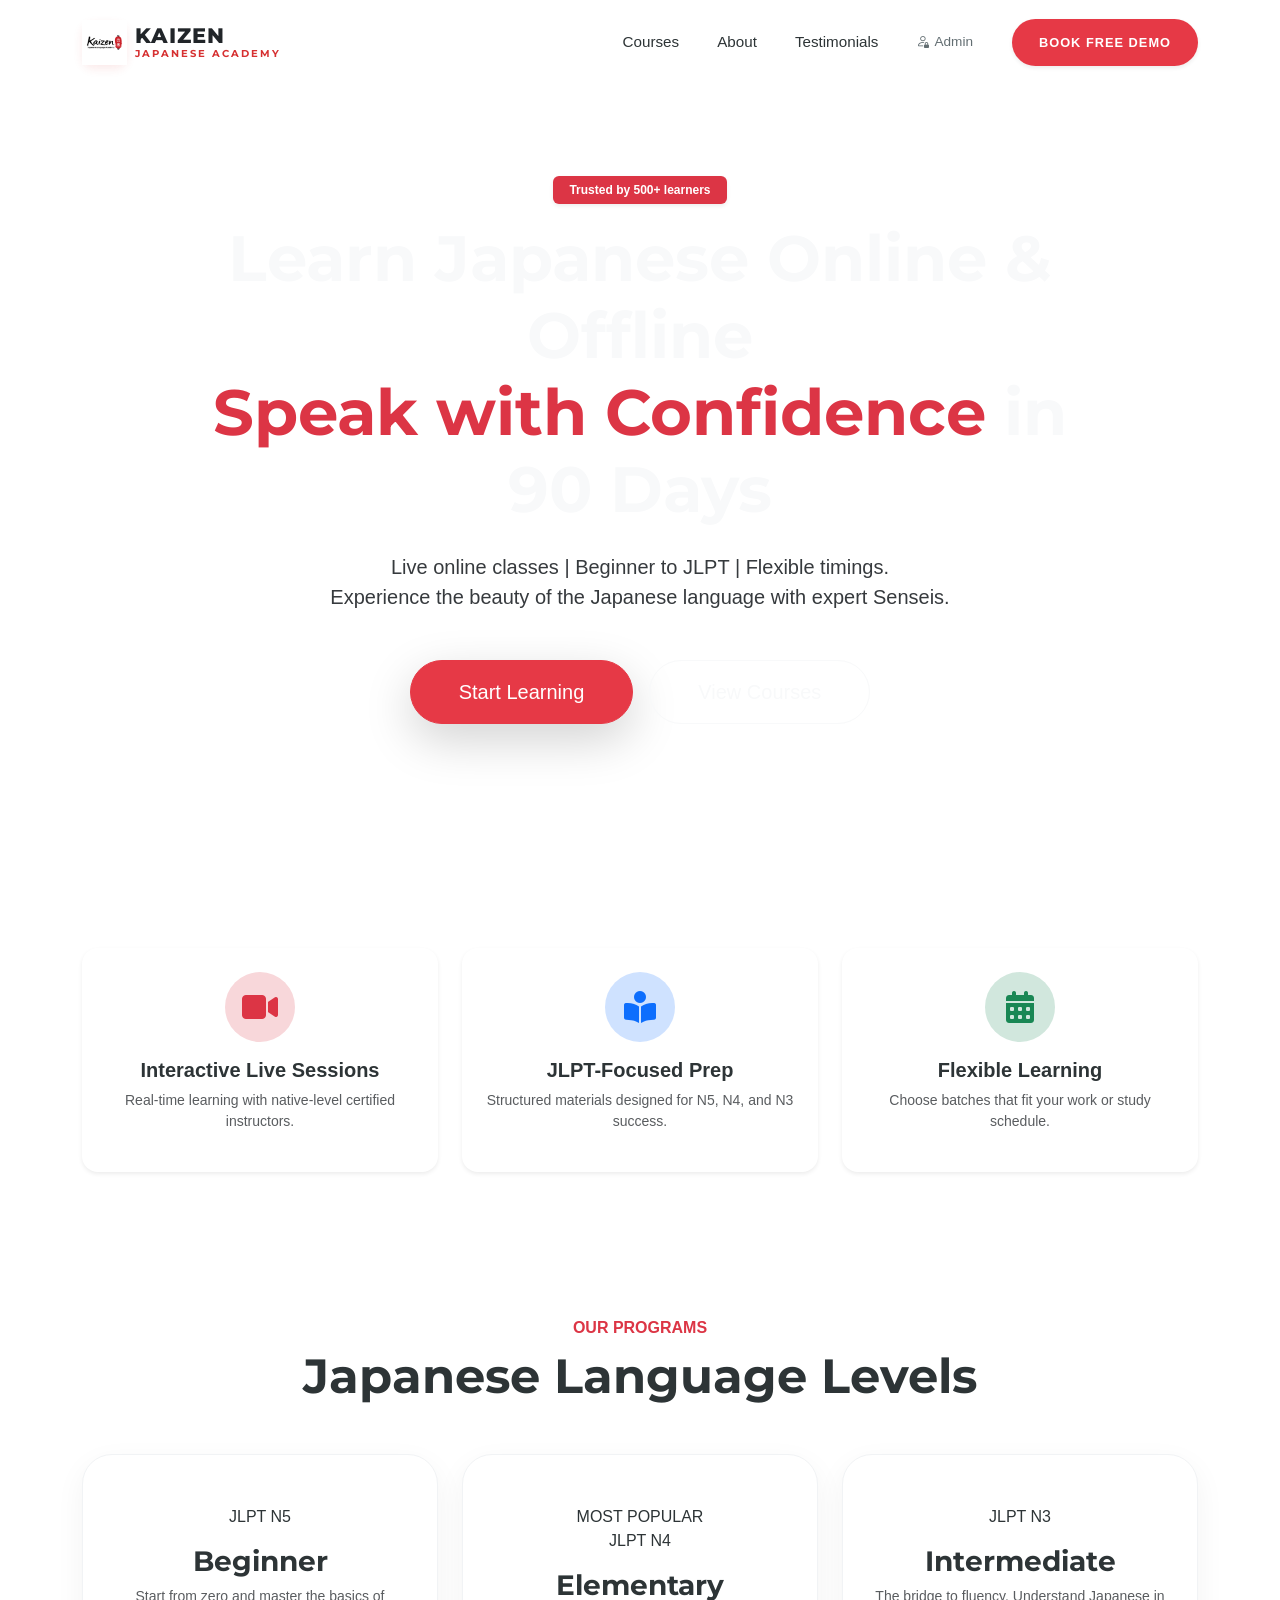
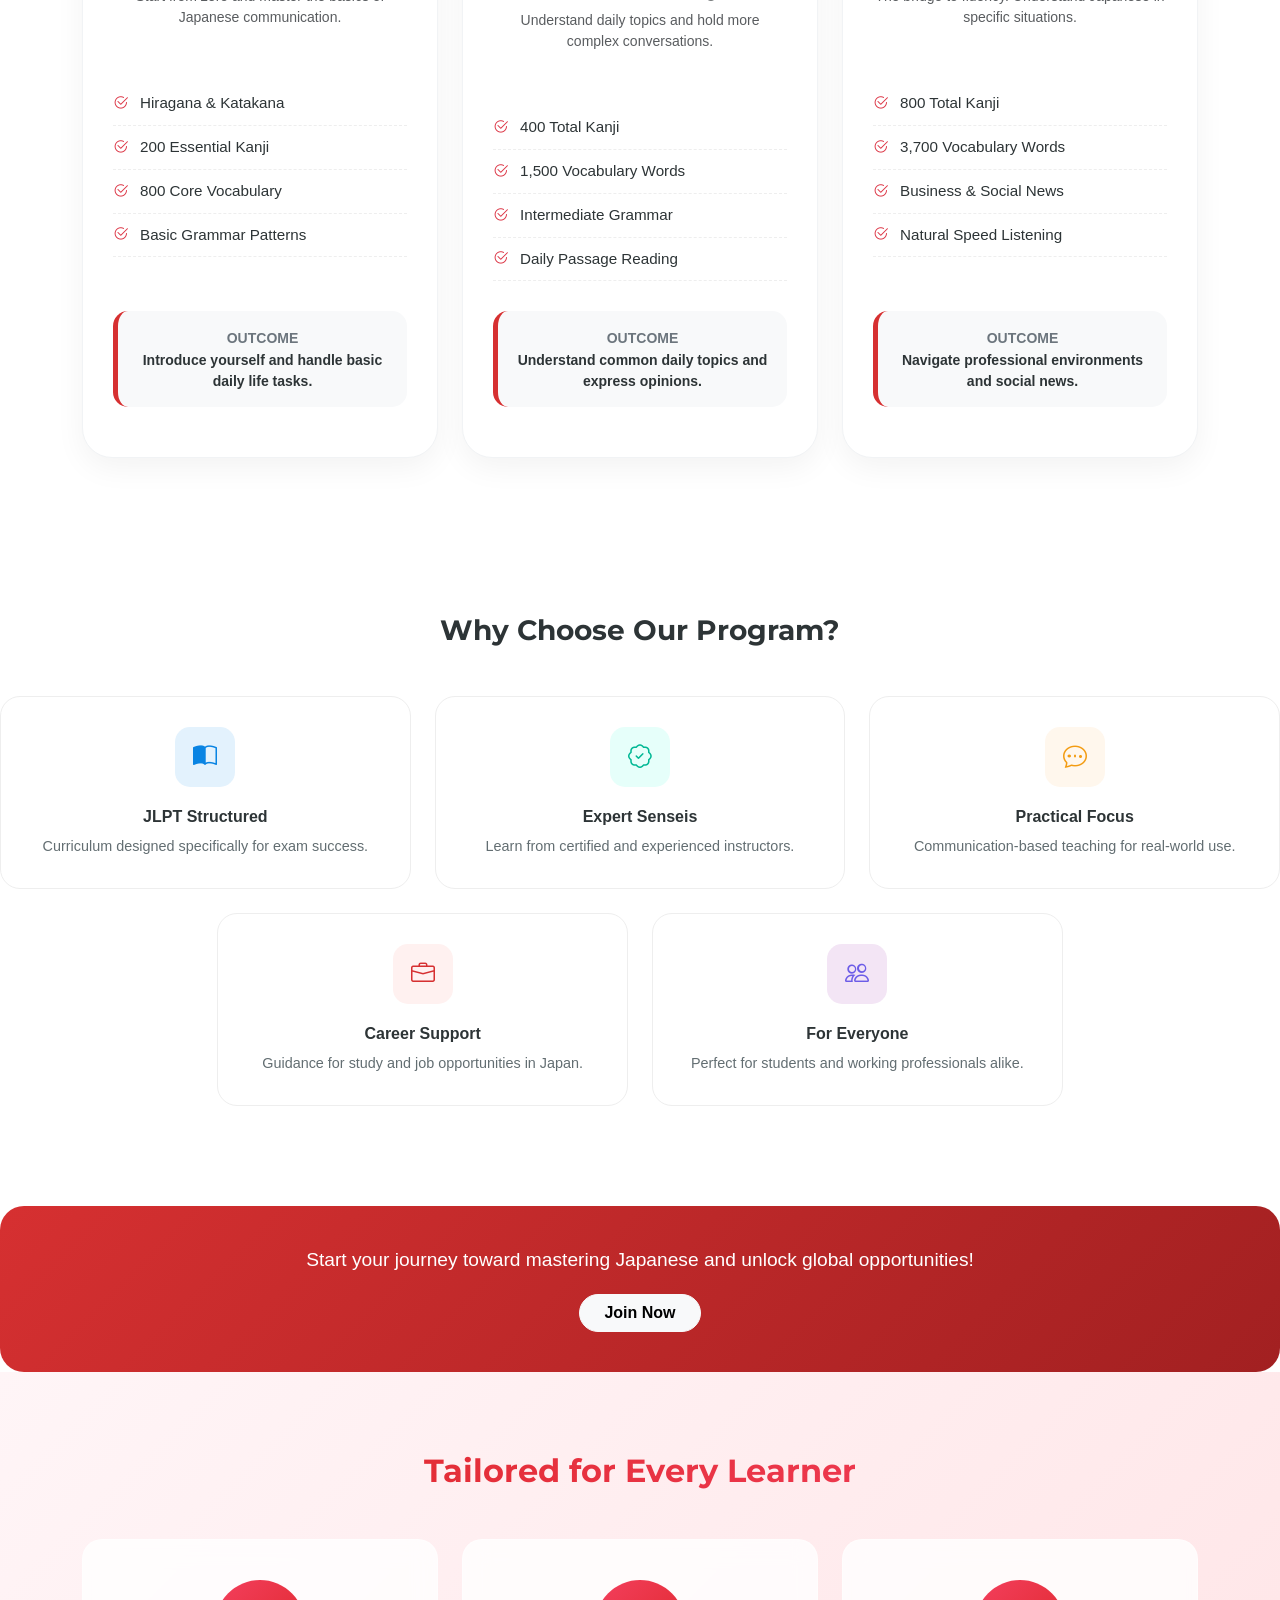
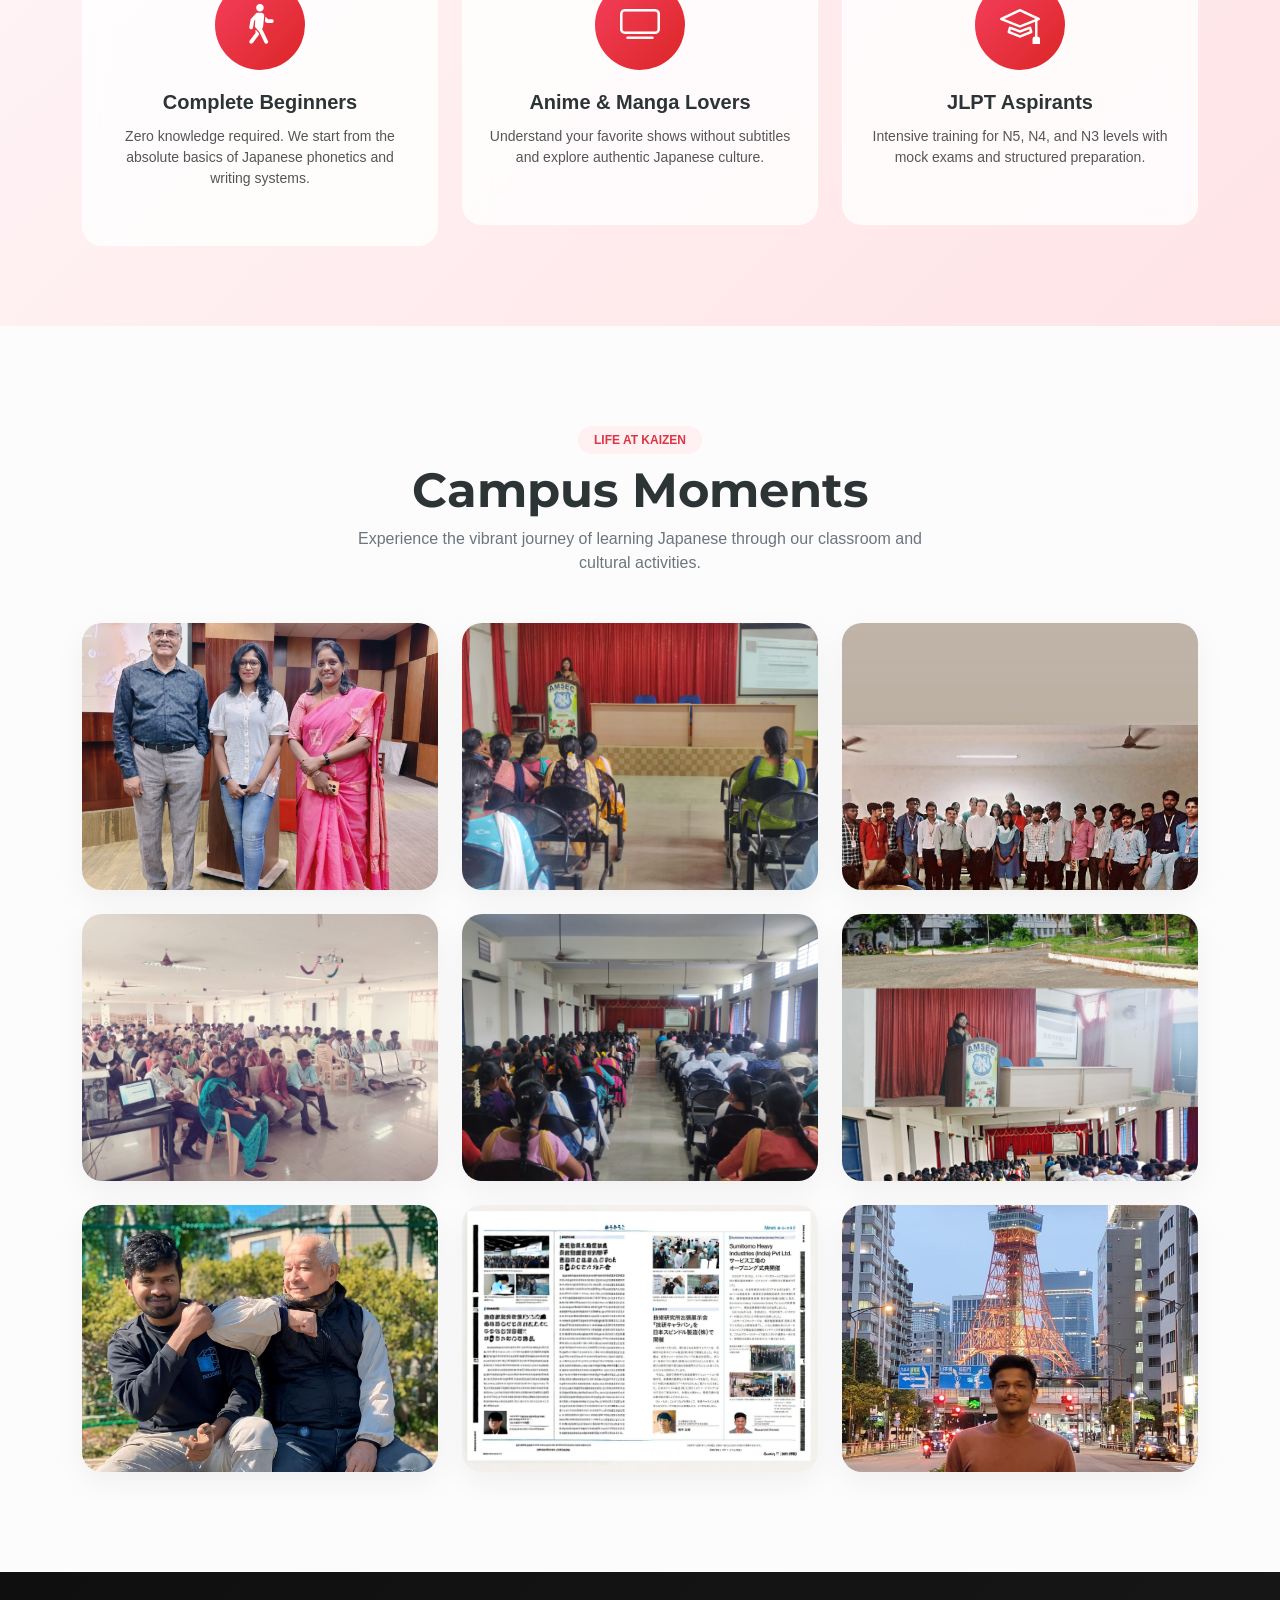
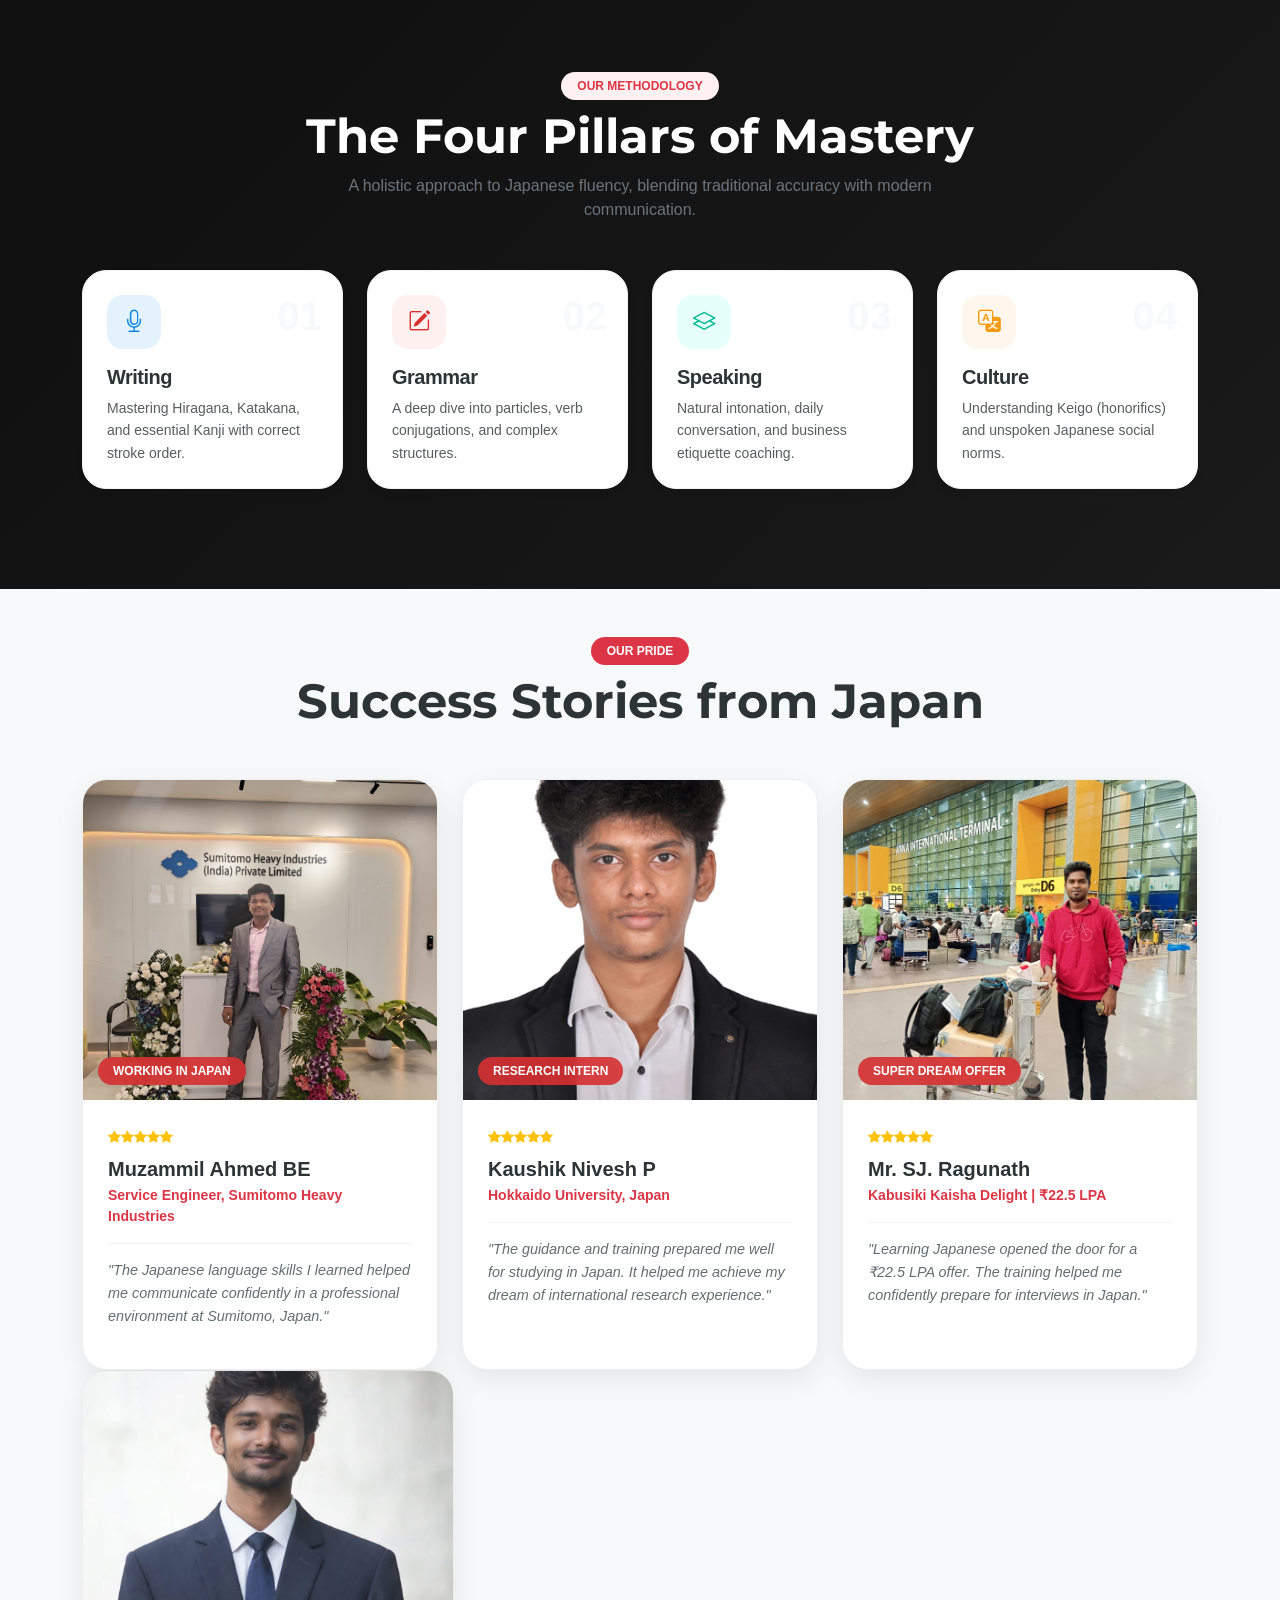
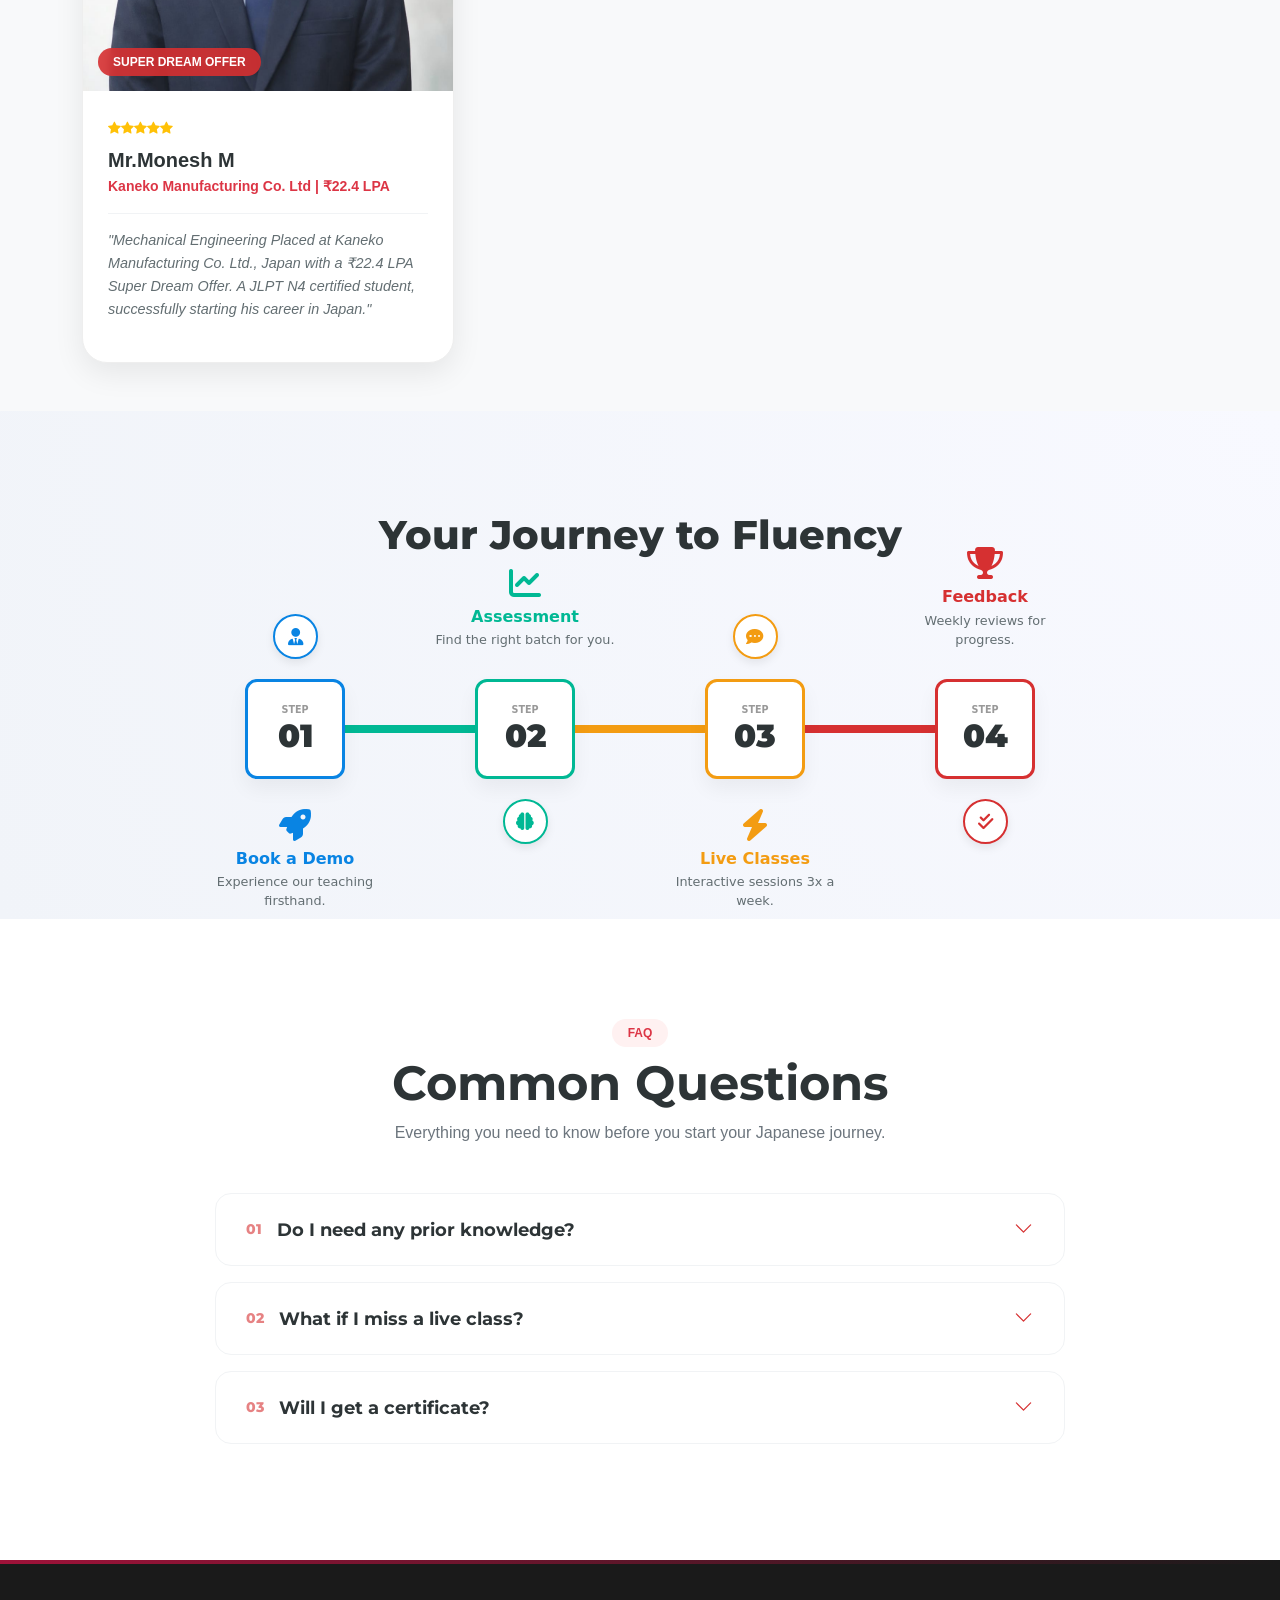
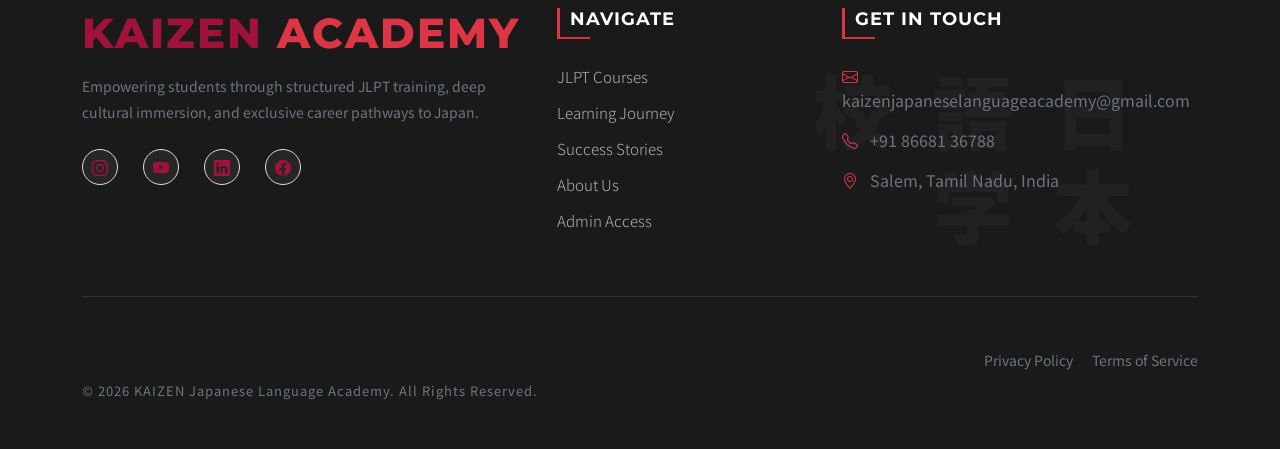
<file: index.html>
<!DOCTYPE html>
<html lang="en">
<head>
    <meta charset="UTF-8">
    <meta name="viewport" content="width=device-width, initial-scale=1.0">
    <title>Kaizen japanese language Academy| Master Japanese Online</title>
    <link rel="shortcut icon" href="IMG/icon1.jpeg" type="image/x-icon">
    <link href="https://cdn.jsdelivr.net/npm/bootstrap@5.3.0/dist/css/bootstrap.min.css" rel="stylesheet">
    <link href="https://fonts.googleapis.com/css2?family=Montserrat:wght@400;700&family=Noto+Sans+JP:wght@300;500;700&display=swap" rel="stylesheet">
    <link rel="stylesheet" href="https://cdn.jsdelivr.net/npm/bootstrap-icons@1.11.1/font/bootstrap-icons.css">
    <link rel="stylesheet" href="css/style.css">
    <link rel="stylesheet" href="https://cdnjs.cloudflare.com/ajax/libs/font-awesome/6.5.0/css/all.min.css">
</head>
<body>

    <nav class="navbar navbar-expand-lg navbar-light bg-white sticky-top custom-navbar">
    <div class="container">
        <a class="navbar-brand d-flex align-items-center" href="index.html">
            <div class="logo-circle me-2"><img src="IMG/icon1.jpeg" alt="Kaizen Logo" class="nav-logo-img"></div>
            <div class="brand-text">
                <span class="fw-800 text-dark mb-0">KAIZEN</span>
                <span class="academy-tag">JAPANESE ACADEMY</span>
            </div>
        </a>

        <button class="navbar-toggler border-0" type="button" data-bs-toggle="collapse" data-bs-target="#navbarNav">
            <span class="navbar-toggler-icon"></span>
        </button>

        <div class="collapse navbar-collapse" id="navbarNav">
            <ul class="navbar-nav ms-auto align-items-center gap-2">
                <li class="nav-item">
                    <a class="nav-link nav-link-custom" href="#courses">Courses</a>
                </li>
                <li class="nav-item">
                    <a class="nav-link nav-link-custom" href="#about">About</a>
                </li>
                <li class="nav-item">
                    <a class="nav-link nav-link-custom" href="#testimonials">Testimonials</a>
                </li>
                <li class="nav-item">
                    <a class="nav-link nav-link-custom admin-link" href="admin-login.html">
                        <i class="bi bi-person-lock me-1"></i>Admin
                    </a>
                </li>
                <li class="nav-item ms-lg-3">
                    <a class="btn btn-danger demo-btn rounded-pill px-4 shadow-sm" href="register.html">
                        Book Free Demo
                    </a>
                </li>
            </ul>
        </div>
    </div>
</nav>
   <header class="hero-section d-flex align-items-center justify-content-center text-center" style="background:  url('https://images.unsplash.com/photo-1528164344705-47542687000d?auto=format&fit=crop&w=800&q=80'); background-size: cover;">
    <div class="container position-relative z-3">
        <div class="row justify-content-center">
            <div class="col-lg-10">
                <span class="badge bg-danger mb-3 px-3 py-2 animate-fade-in shadow-sm">Trusted by 500+ learners</span>
                
                <h1 class="display-3 fw-bold mb-4 text-light hero-title">
                    Learn Japanese Online & Offline <br>
                    <span class="text-danger">Speak with Confidence</span> in 90 Days
                </h1>
                
                <p class="lead mb-5 text-dark fw-medium mx-auto hero-subtitle" style="max-width: 700px; opacity: 0.9;">
                    Live online classes | Beginner to JLPT | Flexible timings. <br>
                    Experience the beauty of the Japanese language with expert Senseis.
                </p>
                
                <div class="d-flex gap-3 justify-content-center flex-wrap">
                    <a href="register.html" class="btn btn-danger btn-lg rounded-pill px-5 py-3 shadow-lg hover-scale">Start Learning</a>
                    <a href="#courses" class="btn btn-outline-light btn-lg rounded-pill px-5 py-3 hover-scale">View Courses</a>
                </div>
            </div>
        </div>
    </div>
</header>

<section class="py-5 bg-white">
    <div class="container">
        <div class="row g-4">
            <div class="col-md-4">
                <div class="feature-card text-center p-4 border-0 shadow-sm rounded-4">
                    <div class="icon-box bg-danger-subtle text-danger mb-3 mx-auto d-flex align-items-center justify-content-center" style="width: 70px; height: 70px; border-radius: 50%;">
                        <i class="fas fa-video fa-2x"></i>
                    </div>
                    <h5 class="fw-bold">Interactive Live Sessions</h5>
                    <p class="text-muted small">Real-time learning with native-level certified instructors.</p>
                </div>
            </div>
            <div class="col-md-4">
                <div class="feature-card text-center p-4 border-0 shadow-sm rounded-4">
                    <div class="icon-box bg-primary-subtle text-primary mb-3 mx-auto d-flex align-items-center justify-content-center" style="width: 70px; height: 70px; border-radius: 50%;">
                        <i class="fas fa-book-reader fa-2x"></i>
                    </div>
                    <h5 class="fw-bold">JLPT-Focused Prep</h5>
                    <p class="text-muted small">Structured materials designed for N5, N4, and N3 success.</p>
                </div>
            </div>
            <div class="col-md-4">
                <div class="feature-card text-center p-4 border-0 shadow-sm rounded-4">
                    <div class="icon-box bg-success-subtle text-success mb-3 mx-auto d-flex align-items-center justify-content-center" style="width: 70px; height: 70px; border-radius: 50%;">
                        <i class="fas fa-calendar-alt fa-2x"></i>
                    </div>
                    <h5 class="fw-bold">Flexible Learning</h5>
                    <p class="text-muted small">Choose batches that fit your work or study schedule.</p>
                </div>
            </div>
        </div>
    </div>
</section>

    <section id="courses" class="py-5">
        <div class="container py-5">
            <div class="text-center mb-5">
                <span class="text-danger fw-bold text-uppercase tracking-widest">Our Programs</span>
                <h2 class="display-5 fw-bold mt-2">Japanese Language Levels</h2>
                <div class="title-line mx-auto"></div>
            </div>

            <div class="row g-4 justify-content-center">
                
                <div class="col-lg-4 col-md-6">
                    <div class="level-card-premium">
                        <div class="level-tag n5-tag">JLPT N5</div>
                        <h3 class="fw-bold mt-3">Beginner</h3>
                        <p class="text-muted small mb-4">Start from zero and master the basics of Japanese communication.</p>
                        <ul class="premium-list">
                            <li><i class="bi bi-check2-circle text-danger"></i> Hiragana & Katakana</li>
                            <li><i class="bi bi-check2-circle text-danger"></i> 200 Essential Kanji</li>
                            <li><i class="bi bi-check2-circle text-danger"></i> 800 Core Vocabulary</li>
                            <li><i class="bi bi-check2-circle text-danger"></i> Basic Grammar Patterns</li>
                        </ul>
                        <div class="outcome-box mt-auto">
                            <small class="text-uppercase fw-bold text-secondary">Outcome</small>
                            <p class="fw-bold small mb-0">Introduce yourself and handle basic daily life tasks.</p>
                        </div>
                    </div>
                </div>

                <div class="col-lg-4 col-md-6">
                    <div class="level-card-premium featured-card">
                        <div class="popular-ribbon">MOST POPULAR</div>
                        <div class="level-tag n4-tag">JLPT N4</div>
                        <h3 class="fw-bold mt-3">Elementary</h3>
                        <p class="text-muted small mb-4">Understand daily topics and hold more complex conversations.</p>
                        <ul class="premium-list">
                            <li><i class="bi bi-check2-circle text-danger"></i> 400 Total Kanji</li>
                            <li><i class="bi bi-check2-circle text-danger"></i> 1,500 Vocabulary Words</li>
                            <li><i class="bi bi-check2-circle text-danger"></i> Intermediate Grammar</li>
                            <li><i class="bi bi-check2-circle text-danger"></i> Daily Passage Reading</li>
                        </ul>
                        <div class="outcome-box mt-auto">
                            <small class="text-uppercase fw-bold text-secondary">Outcome</small>
                            <p class="fw-bold small mb-0">Understand common daily topics and express opinions.</p>
                        </div>
                    </div>
                </div>

                <div class="col-lg-4 col-md-6">
                    <div class="level-card-premium">
                        <div class="level-tag n3-tag">JLPT N3</div>
                        <h3 class="fw-bold mt-3">Intermediate</h3>
                        <p class="text-muted small mb-4">The bridge to fluency. Understand Japanese in specific situations.</p>
                        <ul class="premium-list">
                            <li><i class="bi bi-check2-circle text-danger"></i> 800 Total Kanji</li>
                            <li><i class="bi bi-check2-circle text-danger"></i> 3,700 Vocabulary Words</li>
                            <li><i class="bi bi-check2-circle text-danger"></i> Business & Social News</li>
                            <li><i class="bi bi-check2-circle text-danger"></i> Natural Speed Listening</li>
                        </ul>
                        <div class="outcome-box mt-auto">
                            <small class="text-uppercase fw-bold text-secondary">Outcome</small>
                            <p class="fw-bold small mb-0">Navigate professional environments and social news.</p>
                        </div>
                    </div>
                </div>

            </div>
        </div>
    </section>
       <div class="why-choose-grid">
    <h3 class="text-center mb-5 fw-bold">Why Choose Our Program?</h3>
    <div class="row g-4 justify-content-center">
        
        <div class="col-md-4">
            <div class="benefit-item">
                <div class="benefit-icon bg-blue-soft"><i class="bi bi-book-half"></i></div>
                <h6>JLPT Structured</h6>
                <p>Curriculum designed specifically for exam success.</p>
            </div>
        </div>
        
        <div class="col-md-4">
            <div class="benefit-item">
                <div class="benefit-icon bg-green-soft"><i class="bi bi-patch-check"></i></div>
                <h6>Expert Senseis</h6>
                <p>Learn from certified and experienced instructors.</p>
            </div>
        </div>

        <div class="col-md-4">
            <div class="benefit-item">
                <div class="benefit-icon bg-orange-soft"><i class="bi bi-chat-dots"></i></div>
                <h6>Practical Focus</h6>
                <p>Communication-based teaching for real-world use.</p>
            </div>
        </div>

        <div class="col-md-4">
            <div class="benefit-item">
                <div class="benefit-icon bg-red-soft"><i class="bi bi-briefcase"></i></div>
                <h6>Career Support</h6>
                <p>Guidance for study and job opportunities in Japan.</p>
            </div>
        </div>

        <div class="col-md-4">
            <div class="benefit-item">
                <div class="benefit-icon bg-purple-soft"><i class="bi bi-people"></i></div>
                <h6>For Everyone</h6>
                <p>Perfect for students and working professionals alike.</p>
            </div>
        </div>

    </div>
</div>

<div class="cta-banner">
    <p>Start your journey toward mastering Japanese and unlock global opportunities!</p>
    <a href="register.html" class="btn btn-light rounded-pill px-4 fw-bold">Join Now</a>
</div>

    </div>
</section>

<section class="learner-section">
    <div class="container">
        <h3 class="text-center learner-title mb-5">
            Tailored for Every Learner
        </h3>

        <div class="row g-4">

            <!-- Beginners -->
            <div class="col-md-4">
                <div class="learner-card">
                    <div class="icon-circle">
                        <i class="bi bi-person-walking"></i>
                    </div>
                    <h5>Complete Beginners</h5>
                    <p>
                        Zero knowledge required. We start from the absolute basics 
                        of Japanese phonetics and writing systems.
                    </p>
                </div>
            </div>

            <!-- Anime Lovers -->
            <div class="col-md-4">
                <div class="learner-card">
                    <div class="icon-circle">
                        <i class="bi bi-tv"></i>
                    </div>
                    <h5>Anime & Manga Lovers</h5>
                    <p>
                        Understand your favorite shows without subtitles 
                        and explore authentic Japanese culture.
                    </p>
                </div>
            </div>

            <!-- JLPT Aspirants -->
            <div class="col-md-4">
                <div class="learner-card">
                    <div class="icon-circle">
                        <i class="bi bi-mortarboard"></i>
                    </div>
                    <h5>JLPT Aspirants</h5>
                    <p>
                        Intensive training for N5, N4, and N3 levels 
                        with mock exams and structured preparation.
                    </p>
                </div>
            </div>

        </div>
    </div>
</section>
<section id="gallery" class="gallery-section py-100">
    <div class="container">
        <div class="text-center mb-5">
            <span class="badge bg-danger-soft text-danger px-3 py-2 mb-2 rounded-pill">LIFE AT KAIZEN</span>
            <h2 class="fw-bold display-5">Campus Moments</h2>
            <p class="text-secondary mx-auto" style="max-width: 600px;">Experience the vibrant journey of learning Japanese through our classroom and cultural activities.</p>
        </div>

        <div class="row g-4">
            <div class="col-lg-4 col-md-6">
                <div class="gallery-card-premium">
                    <img src="IMG/c2.jpeg" alt="Interactive Classes" class="gallery-img">
                    <div class="gallery-content">
                        <span class="gallery-category">Learning</span>
                        <h5 class="text-white fw-bold mb-0">Interactive Classes</h5>
                    </div>
                </div>
            </div>

            <div class="col-lg-4 col-md-6">
                <div class="gallery-card-premium">
                    <img src="IMG/c3.jpeg" alt="JLPT Training" class="gallery-img">
                    <div class="gallery-content">
                        <span class="gallery-category">Preparation</span>
                        <h5 class="text-white fw-bold mb-0">JLPT Training</h5>
                    </div>
                </div>
            </div>

            <div class="col-lg-4 col-md-6">
                <div class="gallery-card-premium">
                    <img src="IMG/c4.jpeg" alt="Cultural Activities" class="gallery-img">
                    <div class="gallery-content">
                        <span class="gallery-category">Culture</span>
                        <h5 class="text-white fw-bold mb-0">Cultural Activities</h5>
                    </div>
                </div>
            </div>

            <div class="col-lg-4 col-md-6">
                <div class="gallery-card-premium">
                    <img src="IMG/c5.jpeg" alt="Achievements" class="gallery-img">
                    <div class="gallery-content">
                        <span class="gallery-category">Success</span>
                        <h5 class="text-white fw-bold mb-0">Student Achievements</h5>
                    </div>
                </div>
            </div>

            <div class="col-lg-4 col-md-6">
                <div class="gallery-card-premium">
                    <img src="IMG/c9.jpeg" alt="Group Session" class="gallery-img">
                    <div class="gallery-content">
                        <span class="gallery-category">Community</span>
                        <h5 class="text-white fw-bold mb-0">Group Sessions</h5>
                    </div>
                </div>
            </div>
            <div class="col-lg-4 col-md-6">
                <div class="gallery-card-premium">
                    <img src="IMG/c8.jpeg" alt="Practice" class="gallery-img">
                    <div class="gallery-content">
                        <span class="gallery-category">Speaking</span>
                        <h5 class="text-white fw-bold mb-0">Language Practice</h5>
                    </div>
                </div>
            </div><div class="col-lg-4 col-md-6">
                <div class="gallery-card-premium">
                    <img src="IMG/A1.jpeg" alt="Practice" class="gallery-img">
                    <div class="gallery-content">
                        <span class="gallery-category">Achivement</span>
                        <h5 class="text-white fw-bold mb-0">Native Japanese</h5>
                    </div>
                </div>
            </div><div class="col-lg-4 col-md-6">
                <div class="gallery-card-premium">
                    <img src="IMG/A4.jpeg" alt="Practice" class="gallery-img">
                    <div class="gallery-content">
                        <span class="gallery-category">Achivement</span>
                        <h5 class="text-white fw-bold mb-0">News about Our student</h5>
                    </div>
                </div>
            </div>
            <div class="col-lg-4 col-md-6">
                <div class="gallery-card-premium">
                    <img src="IMG/A3.jpeg" alt="Practice" class="gallery-img">
                    <div class="gallery-content">
                        <span class="gallery-category">Achivement</span>
                        <h5 class="text-white fw-bold mb-0">Pic in japan</h5>
                    </div>
                </div>
            </div>
            
        </div>
        
    </div>
    
</section>

<section id="curriculum" class="curriculum-section">
    <div class="container">
        <div class="text-center mb-5">
            <span class="badge bg-danger-soft text-danger px-3 py-2 mb-2 rounded-pill">OUR METHODOLOGY</span>
            <h2 class="fw-bold display-5">The Four Pillars of Mastery</h2>
            <p class="text-secondary mx-auto" style="max-width: 600px;">A holistic approach to Japanese fluency, blending traditional accuracy with modern communication.</p>
        </div>

        <div class="row g-4">
            <div class="col-lg-3 col-md-6">
                <div class="pillar-card p-4 h-100">
                    <div class="pillar-icon bg-blue-soft"><i class="bi bi-mic"></i></div>
                    <span class="pillar-number">01</span>
                    <h5 class="fw-bold mt-3">Writing</h5>
                    <p class="small text-muted">Mastering Hiragana, Katakana, and essential Kanji with correct stroke order.</p>
                </div>
            </div>

            <div class="col-lg-3 col-md-6">
                <div class="pillar-card p-4 h-100">
                    <div class="pillar-icon bg-red-soft"><i class="bi bi-pencil-square"></i></div>
                    <span class="pillar-number">02</span>
                    <h5 class="fw-bold mt-3">Grammar</h5>
                    <p class="small text-muted">A deep dive into particles, verb conjugations, and complex structures.</p>
                </div>
            </div>

            <div class="col-lg-3 col-md-6">
                <div class="pillar-card p-4 h-100">
                    <div class="pillar-icon bg-green-soft"><i class="bi bi-layers"></i></div>
                    <span class="pillar-number">03</span>
                    <h5 class="fw-bold mt-3">Speaking</h5>
                    <p class="small text-muted">Natural intonation, daily conversation, and business etiquette coaching.</p>
                </div>
            </div>

            <div class="col-lg-3 col-md-6">
                <div class="pillar-card p-4 h-100">
                    <div class="pillar-icon bg-orange-soft"><i class="bi bi-translate"></i></div>
                    <span class="pillar-number">04</span>
                    <h5 class="fw-bold mt-3">Culture</h5>
                    <p class="small text-muted">Understanding Keigo (honorifics) and unspoken Japanese social norms.</p>
                </div>
            </div>
        </div>
    </div>
</section>
<section id="testimonials" class="testimonial-section py-5 bg-light">
    <div class="container">
        <div class="text-center mb-5">
            <span class="badge bg-danger px-3 py-2 mb-2 rounded-pill">OUR PRIDE</span>
            <h2 class="fw-bold display-5">Success Stories from Japan</h2>
        </div>

        <div class="row g-4">
            <div class="col-lg-4 col-md-6">
                <div class="testimonial-card-large">
                    <div class="student-image-container">
                        <img src="IMG/s2.jpeg" alt="Muzammil Ahmed" class="student-img-big">
                        <div class="student-badge">Working in Japan</div>
                    </div>
                    
                    <div class="testimonial-content-big">
                        <div class="stars text-warning mb-2">
                            <i class="bi bi-star-fill"></i><i class="bi bi-star-fill"></i><i class="bi bi-star-fill"></i><i class="bi bi-star-fill"></i><i class="bi bi-star-fill"></i>
                        </div>
                        <h5 class="fw-bold mb-1">Muzammil Ahmed BE</h5>
                        <p class="text-danger small fw-bold mb-3">Service Engineer, Sumitomo Heavy Industries</p>
                        <p class="testimonial-quote">"The Japanese language skills I learned helped me communicate confidently in a professional environment at Sumitomo, Japan."</p>
                    </div>
                </div>
            </div>

            <div class="col-lg-4 col-md-6">
                <div class="testimonial-card-large ">
                    <div class="student-image-container">
                        <img src="IMG/s1.jpeg" alt="Kaushik Nivesh" class="student-img-big">
                        <div class="student-badge">Research Intern</div>
                    </div>
                    <div class="testimonial-content-big">
                        <div class="stars text-warning mb-2">
                            <i class="bi bi-star-fill"></i><i class="bi bi-star-fill"></i><i class="bi bi-star-fill"></i><i class="bi bi-star-fill"></i><i class="bi bi-star-fill"></i>
                        </div>
                        <h5 class="fw-bold mb-1">Kaushik Nivesh P</h5>
                        <p class="text-danger small fw-bold mb-3">Hokkaido University, Japan</p>
                        <p class="testimonial-quote">"The guidance and training prepared me well for studying in Japan. It helped me achieve my dream of international research experience."</p>
                    </div>
                </div>
            </div>

            <div class="col-lg-4 col-md-6">
                <div class="testimonial-card-large">
                    <div class="student-image-container">
                        <img src="IMG/s5.png" alt="SJ Ragunath" class="student-img-big">
                        <div class="student-badge ">Super Dream Offer</div>
                    </div>
                    <div class="testimonial-content-big ">
                        <div class="stars text-warning mb-2">
                            <i class="bi bi-star-fill"></i><i class="bi bi-star-fill"></i><i class="bi bi-star-fill"></i><i class="bi bi-star-fill"></i><i class="bi bi-star-fill"></i>
                        </div>
                        <h5 class="fw-bold mb-1">Mr. SJ. Ragunath</h5>
                        <p class="text-danger small fw-bold mb-3">Kabusiki Kaisha Delight | ₹22.5 LPA</p>
                        <p class="testimonial-quote">"Learning Japanese opened the door for a ₹22.5 LPA offer. The training helped me confidently prepare for interviews in Japan."</p>
                    </div>
                </div>
            </div>
        </div>

        <div class="col-lg-4 col-md-6">
                <div class="testimonial-card-large">
                    <div class="student-image-container">
                        <img src="IMG/s6.jpeg" alt="SJ Ragunath" class="student-img-big">
                        <div class="student-badge">Super Dream Offer</div>
                    </div>
                    <div class="testimonial-content-big">
                        <div class="stars text-warning mb-2">
                            <i class="bi bi-star-fill"></i><i class="bi bi-star-fill"></i><i class="bi bi-star-fill"></i><i class="bi bi-star-fill"></i><i class="bi bi-star-fill"></i>
                        </div>
                        <h5 class="fw-bold mb-1">Mr.Monesh M</h5>
                        <p class="text-danger small fw-bold mb-3">Kaneko Manufacturing Co. Ltd | ₹22.4 LPA</p>
                        <p class="testimonial-quote">"Mechanical Engineering
Placed at Kaneko Manufacturing Co. Ltd., Japan with a ₹22.4 LPA Super Dream Offer.
A JLPT N4 certified student, successfully starting his career in Japan."</p>
                    </div>
                </div>
            </div>
        </div>
    </div>
</section>
<section class="journey-section">
    <div class="journey-header">
        <h2>Your Journey to Fluency</h2>
    </div>
    
    <div class="journey-wrapper" id="journey">
        <div class="step-container item-1">
            <div class="avatar top-avatar"><i class="fas fa-user-tie"></i></div>
            <div class="step-card">
                <small style="font-size: 0.6rem; font-weight: bold; color: #999;">STEP</small>
                <h2 style="margin:0; font-weight:900;">01</h2>
            </div>
            <div class="ribbon"></div>
            <div class="content-box pos-bottom">
                <i class="fas fa-rocket" style="color: var(--step-blue);"></i>
                <h6 style="color: var(--step-blue)">Book a Demo</h6>
                <p>Experience our teaching firsthand.</p>
            </div>
        </div>

        <div class="step-container item-2">
            <div class="content-box pos-top">
                <i class="fas fa-chart-line" style="color: var(--step-green);"></i>
                <h6 style="color: var(--step-green)">Assessment</h6>
                <p>Find the right batch for you.</p>
            </div>
            <div class="step-card">
                <small style="font-size: 0.6rem; font-weight: bold; color: #999;">STEP</small>
                <h2 style="margin:0; font-weight:900;">02</h2>
            </div>
            <div class="ribbon"></div>
            <div class="avatar bottom-avatar" style="border-color: var(--step-green); color: var(--step-green);"><i class="fas fa-brain"></i></div>
        </div>

        <div class="step-container item-3">
            <div class="avatar top-avatar" style="border-color: var(--step-orange); color: var(--step-orange);"><i class="fas fa-comment-dots"></i></div>
            <div class="step-card">
                <small style="font-size: 0.6rem; font-weight: bold; color: #999;">STEP</small>
                <h2 style="margin:0; font-weight:900;">03</h2>
            </div>
            <div class="ribbon"></div>
            <div class="content-box pos-bottom">
                <i class="fas fa-bolt" style="color: var(--step-orange);"></i>
                <h6 style="color: var(--step-orange)">Live Classes</h6>
                <p>Interactive sessions 3x a week.</p>
            </div>
        </div>

        <div class="step-container item-4">
            <div class="content-box pos-top">
                <i class="fas fa-trophy" style="color: var(--step-red);"></i>
                <h6 style="color: var(--step-red)">Feedback</h6>
                <p>Weekly reviews for progress.</p>
            </div>
            <div class="step-card">
                <small style="font-size: 0.6rem; font-weight: bold; color: #999;">STEP</small>
                <h2 style="margin:0; font-weight:900;">04</h2>
            </div>
            <div class="avatar bottom-avatar" style="border-color: var(--step-red); color: var(--step-red);"><i class="fas fa-check-double"></i></div>
        </div>
    </div>
</section>

<section id="faq" class="py-100 bg-white">
    <div class="container">
        <div class="text-center mb-5">
            <span class="badge bg-danger-soft text-danger px-3 py-2 mb-2 rounded-pill">FAQ</span>
            <h2 class="fw-bold display-5">Common Questions</h2>
            <p class="text-secondary">Everything you need to know before you start your Japanese journey.</p>
        </div>

        <div class="accordion custom-faq mx-auto" id="faqAccordion">
            
            <div class="accordion-item mb-3">
                <h2 class="accordion-header">
                    <button class="accordion-button collapsed" type="button" data-bs-toggle="collapse" data-bs-target="#faq1">
                        <span class="faq-number">01</span> Do I need any prior knowledge?
                    </button>
                </h2>
                <div id="faq1" class="accordion-collapse collapse" data-bs-parent="#faqAccordion">
                    <div class="accordion-body text-secondary">
                        Not at all! Our Beginner course is designed specifically for absolute starters who don't know a single word of Japanese. We start with the basics of Hiragana.
                    </div>
                </div>
            </div>

            <div class="accordion-item mb-3">
                <h2 class="accordion-header">
                    <button class="accordion-button collapsed" type="button" data-bs-toggle="collapse" data-bs-target="#faq2">
                        <span class="faq-number">02</span> What if I miss a live class?
                    </button>
                </h2>
                <div id="faq2" class="accordion-collapse collapse" data-bs-parent="#faqAccordion">
                    <div class="accordion-body text-secondary">
                        All sessions are recorded in high quality. You will have access to the recordings via the student portal for 48 hours, allowing you to catch up at your own pace.
                    </div>
                </div>
            </div>

            <div class="accordion-item mb-3">
                <h2 class="accordion-header">
                    <button class="accordion-button collapsed" type="button" data-bs-toggle="collapse" data-bs-target="#faq3">
                        <span class="faq-number">03</span> Will I get a certificate?
                    </button>
                </h2>
                <div id="faq3" class="accordion-collapse collapse" data-bs-parent="#faqAccordion">
                    <div class="accordion-body text-secondary">
                        Yes, upon successful completion of each level and passing our internal proficiency assessment, you will receive an official digital certificate of completion from Kaizen Academy.
                    </div>
                </div>
            </div>

        </div>
    </div>
</section>

    <footer class="japanese-footer py-5">
    <div class="container position-relative">

        <div class="vertical-jp-watermark">
            日本語学校
        </div>

        <div class="row gy-5 position-relative z-2">

            <div class="col-lg-5">
                <h3 class="footer-logo mb-3">KAIZEN <span class="text-danger">ACADEMY</span></h3>
                <p class="footer-desc text-secondary mb-4">
                    Empowering students through structured JLPT training, 
                    deep cultural immersion, and exclusive career pathways to Japan.
                </p>
                <div class="footer-social">
                    <a href="#" class="social-icon"><i class="bi bi-instagram"></i></a>
                    <a href="#" class="social-icon"><i class="bi bi-youtube"></i></a>
                    <a href="#" class="social-icon"><i class="bi bi-linkedin"></i></a>
                    <a href="#" class="social-icon"><i class="bi bi-facebook"></i></a>
                </div>
            </div>

            <div class="col-lg-3 col-6">
                <h6 class="footer-title">Navigate</h6>
                <ul class="footer-menu list-unstyled">
                    <li><a href="#courses">JLPT Courses</a></li>
                    <li><a href="#journey">Learning Journey</a></li>
                    <li><a href="#testimonials">Success Stories</a></li>
                    <li><a href="#about">About Us</a></li>
                    <li><a href="admin-login.html" class="text-danger-hover">Admin Access</a></li>
                </ul>
            </div>

            <div class="col-lg-4 col-6">
                <h6 class="footer-title">Get in Touch</h6>
                <div class="contact-item mb-3">
                    <i class="bi bi-envelope text-danger me-2"></i>
                    <a href="mailto:kaizenjapaneselanguageacademy@gmail.com" class="text-secondary text-decoration-none">kaizenjapaneselanguageacademy@gmail.com</a>
                </div>
                <div class="contact-item mb-3">
                    <i class="bi bi-telephone text-danger me-2"></i>
                    <a href="tel:+91 86681 36788" class="text-secondary text-decoration-none">+91 86681 36788</a>
                </div>
                <div class="contact-item">
                    <i class="bi bi-geo-alt text-danger me-2"></i>
                    <span class="text-secondary">Salem, Tamil Nadu, India</span>
                </div>
            </div>

        </div>

        <hr class="footer-divider mt-5 mb-4 border-secondary opacity-25">

        <div class="d-flex flex-column flex-md-row justify-content-between align-items-center gap-3">
            <div class="footer-bottom-text small text-secondary">
                © 2026 KAIZEN Japanese Language Academy. All Rights Reserved.
            </div>
            <div class="small">
                <a href="#" class="text-secondary text-decoration-none me-3">Privacy Policy</a>
                <a href="#" class="text-secondary text-decoration-none">Terms of Service</a>
            </div>
        </div>

    </div>
</footer>
    <script src="https://cdn.jsdelivr.net/npm/bootstrap@5.3.0/dist/js/bootstrap.bundle.min.js"></script>
</body>
</html>
</file>
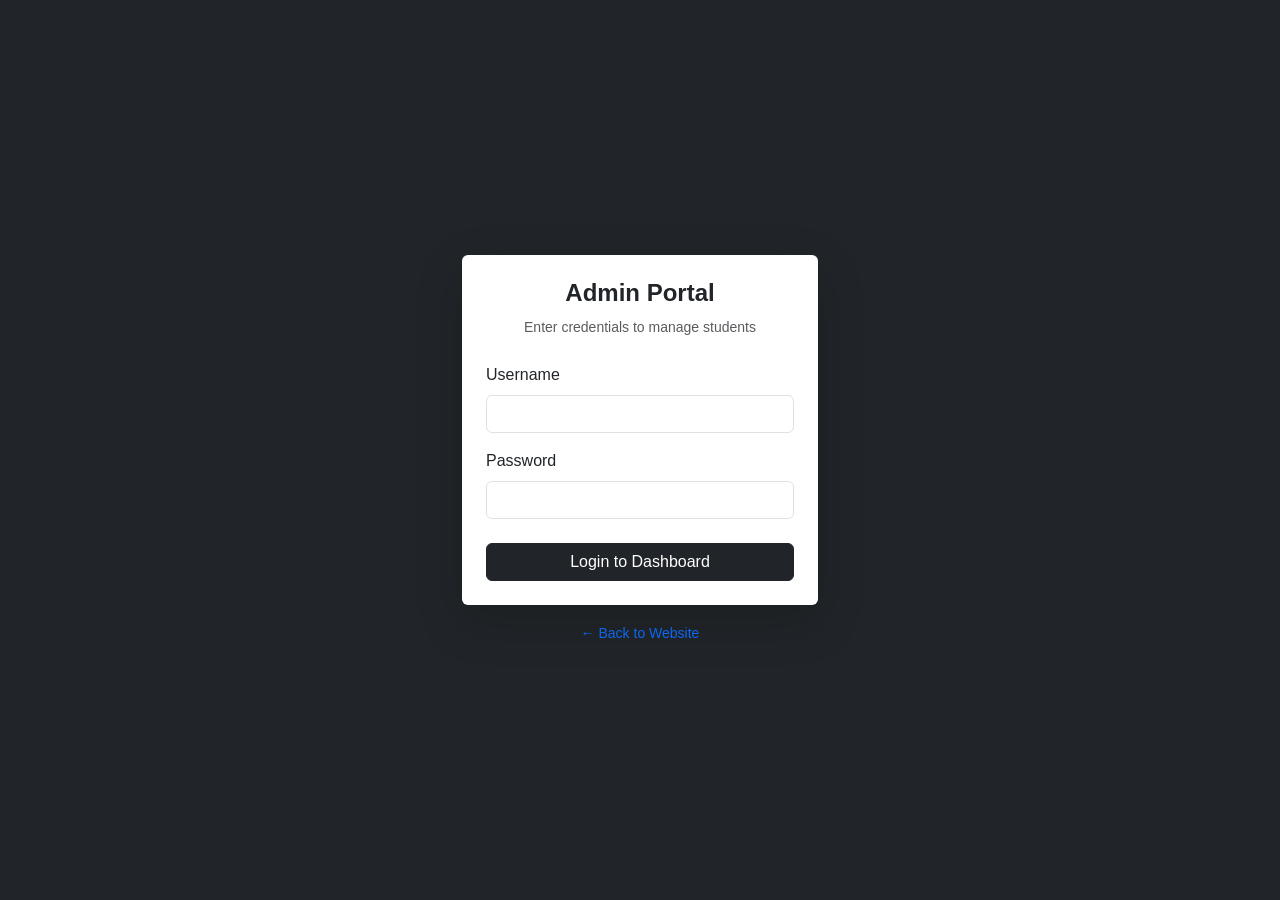
<file: admin-dashboard.html>
<!DOCTYPE html>
<html lang="en">
<head>
    <meta charset="UTF-8">
    <meta name="viewport" content="width=device-width, initial-scale=1.0">
    <title>Admin Dashboard | Kaizen japanese language Academy</title>
    <link rel="shortcut icon" href="IMG/icon1.jpeg" type="image/x-icon">

    <link href="https://cdn.jsdelivr.net/npm/bootstrap@5.3.0/dist/css/bootstrap.min.css" rel="stylesheet">
    <link rel="stylesheet" href="https://cdn.jsdelivr.net/npm/bootstrap-icons@1.11.1/font/bootstrap-icons.css">
    <link rel="stylesheet" href="css/style.css">
</head>
<body class="bg-light">

    <nav class="navbar navbar-dark bg-dark shadow-sm">
        <div class="container">
            <span class="navbar-brand mb-0 h1">Kaizen Admin</span>
            <button onclick="logout()" class="btn btn-outline-light btn-sm">Logout</button>
        </div>
    </nav>

    <div class="container py-5">
        <div class="row mb-4">
            <div class="col">
                <h2 class="fw-bold">Student Registrations</h2>
                <p class="text-muted">Manage all leads and course inquiries from here.</p>
            </div>
        </div>

        <div class="card border-0 shadow-sm">
            <div class="table-responsive">
                <table class="table table-hover mb-0">
                    <thead class="table-light">
                        <tr>
                            <th class="ps-4">Date</th>
                            <th>Name</th>
                            <th>Email</th>
                            <th>Phone</th>
                            <th>Course</th>
                            <th class="text-end pe-4">Action</th>
                        </tr>
                    </thead>
                    <tbody id="studentTableBody">
                        </tbody>
                </table>
            </div>
            <div id="noDataMessage" class="text-center py-5 d-none">
                <i class="bi bi-inbox display-1 text-light-50"></i>
                <p class="mt-3">No registrations found.</p>
            </div>
        </div>
    </div>

    <script src="js/admin.js"></script>
</body>
</html>
</file>
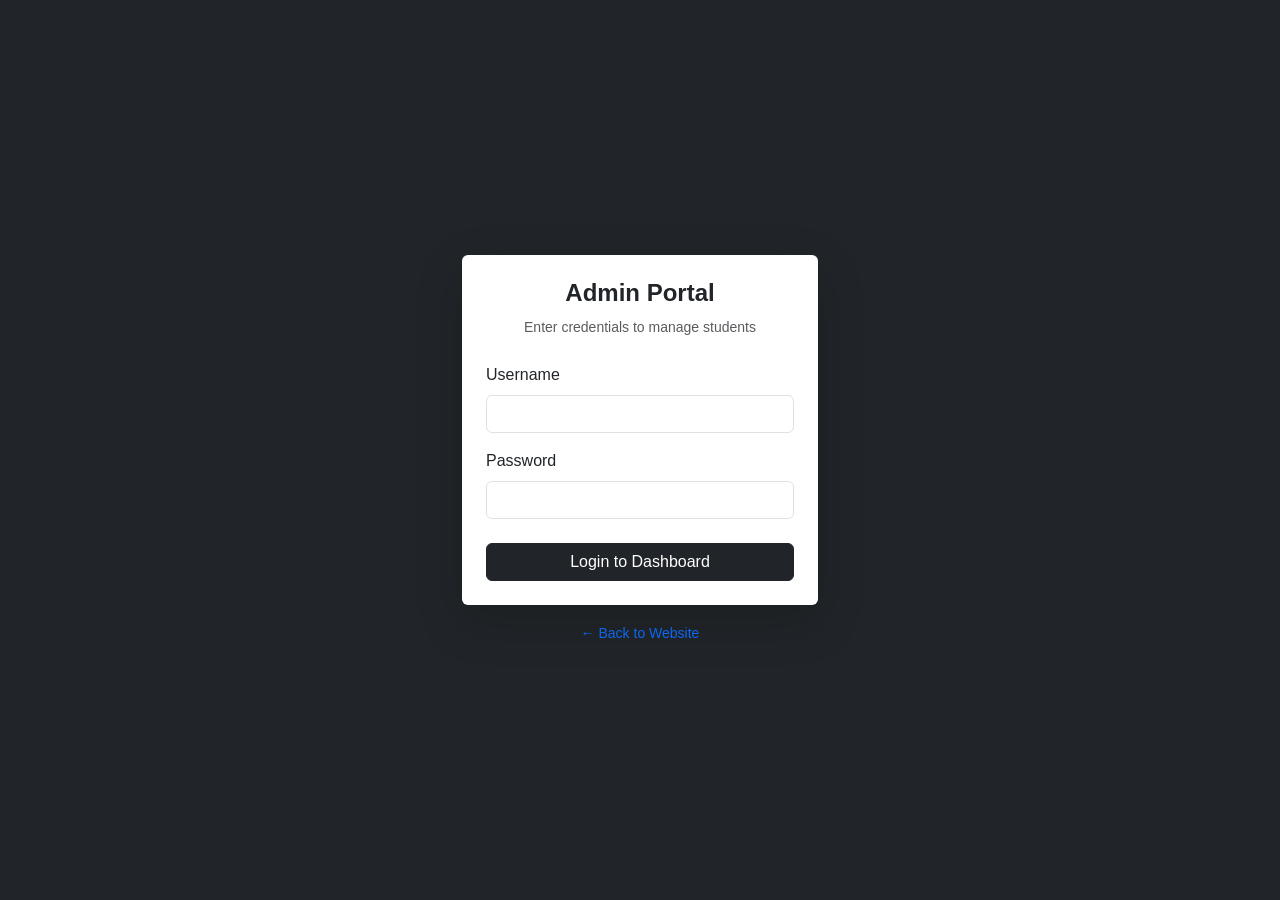
<file: admin-login.html>
<!DOCTYPE html>
<html lang="en">
<head>
    <meta charset="UTF-8">
    <meta name="viewport" content="width=device-width, initial-scale=1.0">
    <title>Admin Login |Kaizen japanese language Academy</title>
    <link rel="shortcut icon" href="IMG/icon1.jpeg" type="image/x-icon">
    <link href="https://cdn.jsdelivr.net/npm/bootstrap@5.3.0/dist/css/bootstrap.min.css" rel="stylesheet">
    <link rel="stylesheet" href="css/style.css">
</head>
<body class="bg-dark d-flex align-items-center" style="min-height: 100vh;">

    <div class="container">
        <div class="row justify-content-center">
            <div class="col-md-4">
                <div class="card border-0 shadow-lg p-4">
                    <div class="text-center mb-4">
                        <h4 class="fw-bold">Admin Portal</h4>
                        <small class="text-muted">Enter credentials to manage students</small>
                    </div>
                    <form id="adminLoginForm">
                        <div class="mb-3">
                            <label class="form-label">Username</label>
                            <input type="text" id="username" class="form-control" required>
                        </div>
                        <div class="mb-4">
                            <label class="form-label">Password</label>
                            <input type="password" id="password" class="form-control" required>
                        </div>
                        <button type="submit" class="btn btn-dark w-100">Login to Dashboard</button>
                    </form>
                    <div id="loginError" class="mt-3 text-danger text-center small d-none">
                        Invalid credentials. Try admin/admin123
                    </div>
                </div>
                <div class="text-center mt-3">
                    <a href="index.html" class="text-light-50 text-decoration-none small">← Back to Website</a>
                </div>
            </div>
        </div>
    </div>

    <script src="js/auth.js"></script>
</body>
</html>
</file>
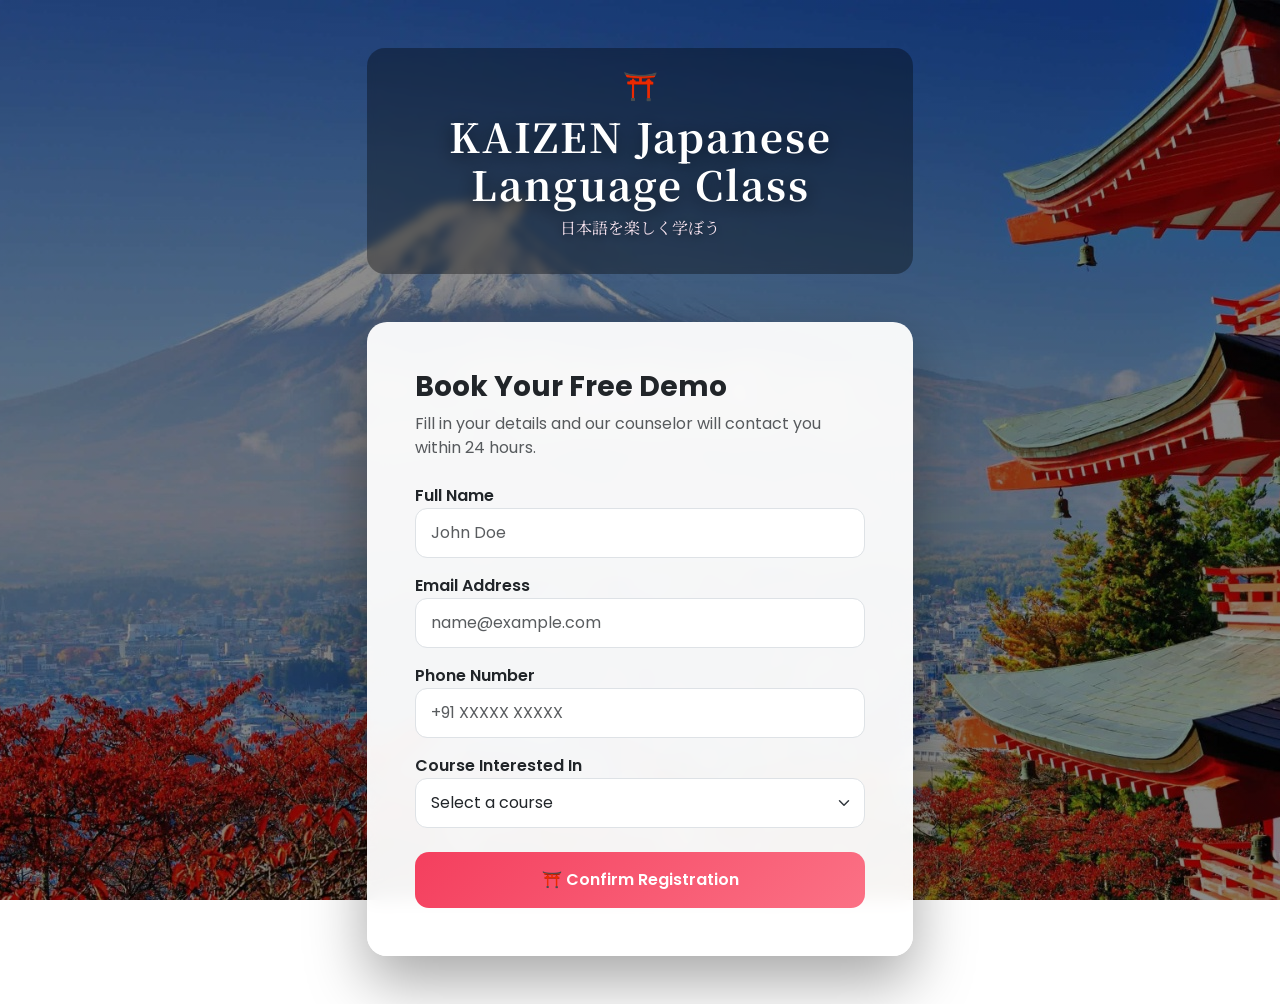
<file: register.html>
<!DOCTYPE html>
<html lang="en">
<head>
    <meta charset="UTF-8">
    <meta name="viewport" content="width=device-width, initial-scale=1.0">
    <title>Registration | Kaizen japanese language Academy</title>
    <link rel="shortcut icon" href="IMG/icon1.jpeg" type="image/x-icon">


    <!-- Bootstrap -->
    <link href="https://cdn.jsdelivr.net/npm/bootstrap@5.3.0/dist/css/bootstrap.min.css" rel="stylesheet">

    <!-- Google Fonts -->
    <link href="https://fonts.googleapis.com/css2?family=Noto+Serif+JP:wght@400;600&family=Poppins:wght@400;600&display=swap" rel="stylesheet">

    <!-- Custom CSS -->
    <style>
        body {
    min-height: 100vh;
    font-family: 'Poppins', sans-serif;

    /* Japanese background image */
    background: 
        linear-gradient(
            rgba(0,0,0,0.45),
            rgba(0,0,0,0.45)
        ),
       url("IMG/form-background.jpeg");



    background-size: cover;
    background-position: center;
    background-repeat: no-repeat;
    background-attachment: fixed;
}

    /* Hero heading styles */
.hero-title {
    color: #ffffff;
    font-family: 'Noto Serif JP', serif;
    letter-spacing: 2px;
    text-shadow: 0 4px 20px rgba(0,0,0,0.6);
}

.hero-subtitle {
    color: #fce7f3;
    font-family: 'Noto Serif JP', serif;
    text-shadow: 0 2px 10px rgba(0,0,0,0.6);
}

/* Soft overlay only behind text */
.hero-overlay {
    display: inline-block;
    padding: 18px 30px;
    border-radius: 18px;
    background: rgba(0, 0, 0, 0.35);
    backdrop-filter: blur(4px);
}

        .brand-title {
            font-family: 'Noto Serif JP', serif;
            letter-spacing: 2px;
        }

       .japanese-card {
    background: rgba(255, 255, 255, 0.95);
    backdrop-filter: blur(10px);
    border-radius: 20px;
    box-shadow: 0 25px 60px rgba(0,0,0,0.35);
    animation: fadeUp 0.8s ease;
}

        @keyframes fadeUp {
            from {
                opacity: 0;
                transform: translateY(30px);
            }
            to {
                opacity: 1;
                transform: translateY(0);
            }
        }

        .form-control, .form-select {
            border-radius: 12px;
            padding: 12px 15px;
        }

        .form-control:focus, .form-select:focus {
            border-color: #f43f5e;
            box-shadow: 0 0 0 0.15rem rgba(244,63,94,0.25);
        }

        .btn-sakura {
            background: linear-gradient(135deg, #f43f5e, #fb7185);
            border: none;
            border-radius: 14px;
            color: white;
            font-weight: 600;
            transition: transform 0.2s ease, box-shadow 0.2s ease;
        }

        .btn-sakura:hover {
            transform: translateY(-2px);
            box-shadow: 0 10px 20px rgba(244,63,94,0.4);
        }

        .japanese-text {
            font-family: 'Noto Serif JP', serif;
            color: #be123c;
        }

        .sakura-icon {
            font-size: 2.2rem;
        }
    </style>
</head>

<body>

<div class="container py-5">
    <div class="row justify-content-center">
        <div class="col-md-6">

            <!-- Brand -->
<div class="text-center mb-5">
    <div class="hero-overlay">
        <div class="fs-3 mb-1">⛩️</div>

        <h1 class="fw-bold hero-title">
            KAIZEN Japanese Language Class
        </h1>

        <p class="hero-subtitle mt-2">
            日本語を楽しく学ぼう
        </p>
    </div>
</div>


            <!-- Card -->
            <div class="japanese-card p-4 p-md-5">
                <h3 class="fw-bold mb-2">Book Your Free Demo</h3>
                <p class="text-muted mb-4">
                    Fill in your details and our counselor will contact you within 24 hours.
                </p>

                <form id="registrationForm">
                    <div class="mb-3">
                        <label class="fw-semibold">Full Name</label>
                        <input type="text" id="name" class="form-control" placeholder="John Doe" required>
                    </div>

                    <div class="mb-3">
                        <label class="fw-semibold">Email Address</label>
                        <input type="email" id="email" class="form-control" placeholder="name@example.com" required>
                    </div>

                    <div class="mb-3">
                        <label class="fw-semibold">Phone Number</label>
                        <input type="tel" id="phone" class="form-control" placeholder="+91 XXXXX XXXXX" required>
                    </div>

                    <div class="mb-4">
                        <label class="fw-semibold">Course Interested In</label>
                        <select class="form-select" required id="course">
                            <option selected disabled>Select a course</option>
                            <option>Beginner Plan (JLPT N5)</option>
                            <option>JLPT Focus Batch (N4–N3)</option>
                            <option>1-on-1 Personal Coaching</option>
                        </select>
                    </div>

                    <button type="submit" class="btn btn-sakura w-100 py-3">
                        ⛩️ Confirm Registration
                    </button>
                </form>

                <div id="successMessage" class="alert alert-success mt-4 d-none">
                    🎉 Registration Successful! We’ll contact you soon.
                </div>
            </div>

        </div>
    </div>
</div>
<script src="js/main.js"></script>
</body>
</html>
</file>
<file: css/style.css>
:root {
    --japanese-red: #E63946;
    --soft-gray: #F8F9FA;
    --dark-zen: #1D3557;
    --white: #ffffff;
}

body {
    font-family: 'Noto Sans JP', sans-serif;
    color: #333;
    overflow-x: hidden;
}

h1, h2, h3, .navbar-brand {
    font-family: 'Montserrat', sans-serif;
}

.bg-soft-danger {
    background-color: rgba(230, 57, 70, 0.1);
}

.hero-section {
    min-height: 90vh;
    background: linear-gradient(135deg, #fff 0%, #fef2f2 100%);
    padding: 80px 0;
}

.divider {
    width: 60px;
    height: 4px;
    background: var(--japanese-red);
    border-radius: 2px;
}

.btn-danger {
    background-color: var(--japanese-red);
    border-color: var(--japanese-red);
    transition: all 0.3s ease;
}

.btn-danger:hover {
    background-color: #c92a35;
    transform: translateY(-2px);
    box-shadow: 0 4px 15px rgba(230, 57, 70, 0.3);
}

.hover-up {
    transition: transform 0.3s ease;
}

.hover-up:hover {
    transform: translateY(-10px);
}

.step-num {
    width: 40px;
    height: 40px;
    background: var(--japanese-red);
    color: white;
    border-radius: 50%;
    display: flex;
    align-items: center;
    justify-content: center;
    font-weight: bold;
    flex-shrink: 0;
}

.timeline-item {
    position: relative;
}

.navbar-nav .nav-link {
    font-weight: 500;
    color: #444;
    padding: 0.5rem 1rem;
}

.logo-icon {
    font-size: 1.5rem;
}

/* Animations */
@keyframes fadeIn {
    from { opacity: 0; transform: translateY(20px); }
    to { opacity: 1; transform: translateY(0); }
}

section {
    animation: fadeIn 0.8s ease-out;
}

/* Form Styles */
.form-control:focus {
    border-color: var(--japanese-red);
    box-shadow: 0 0 0 0.25rem rgba(230, 57, 70, 0.1);
}

/* Section Styling */
.jlpt-section {
    padding: 60px 20px;
    background: #f8f9fb;
    font-family: 'Segoe UI', sans-serif;
}

.jlpt-container {
    max-width: 1100px;
    margin: auto;
}

.jlpt-title {
    text-align: center;
    font-size: 32px;
    font-weight: 700;
    color: #1a1a1a;
    margin-bottom: 15px;
}

.jlpt-description {
    text-align: center;
    color: #555;
    margin-bottom: 40px;
    line-height: 1.6;
}

/* Cards */
.level-grid {
    display: grid;
    grid-template-columns: repeat(auto-fit, minmax(300px, 1fr));
    gap: 25px;
}

.level-card {
    background: #ffffff;
    padding: 25px;
    border-radius: 12px;
    box-shadow: 0 6px 18px rgba(0,0,0,0.08);
    transition: 0.3s;
}

.level-card:hover {
    transform: translateY(-5px);
}

.level-card h3 {
    color: #d62828;
    margin-bottom: 10px;
}

.level-card h4 {
    font-size: 15px;
    color: #555;
    margin-bottom: 15px;
}

.level-card ul {
    padding-left: 18px;
    margin-bottom: 15px;
}

.level-card ul li {
    margin-bottom: 6px;
    color: #444;
}

.outcome {
    background: #f1f3f5;
    padding: 10px;
    border-radius: 8px;
    font-size: 14px;
}

/* Why Choose */
.why-section {
    margin-top: 50px;
    background: #ffffff;
    padding: 30px;
    border-radius: 12px;
    box-shadow: 0 6px 18px rgba(0,0,0,0.08);
}

.why-section h3 {
    text-align: center;
    margin-bottom: 20px;
    color: #1a1a1a;
}

.why-section ul {
    columns: 2;
    padding-left: 20px;
}

.why-section ul li {
    margin-bottom: 8px;
}

.cta {
    text-align: center;
    margin-top: 30px;
    font-weight: 600;
    color: #d62828;
    font-size: 18px;
}

/* Section Background */
.learner-section {
    background: linear-gradient(135deg, #fff5f7, #ffe4e6);
    padding: 80px 0;
}

/* Title */
.learner-title {
    font-weight: 700;
    font-size: 32px;
    background: linear-gradient(90deg, #dc2626, #f43f5e);
    -webkit-background-clip: text;
    -webkit-text-fill-color: transparent;
}

/* Card Style */
.learner-card {
    position: relative;
    background: rgba(255,255,255,0.8);
    backdrop-filter: blur(12px);
    border-radius: 20px;
    padding: 40px 25px;
    text-align: center;
    transition: all 0.4s ease;
    border: 1px solid rgba(255,255,255,0.4);
    overflow: hidden;
}

/* Glow Border Effect */
.learner-card::before {
    content: "";
    position: absolute;
    inset: 0;
    border-radius: 20px;
    padding: 2px;
    background: linear-gradient(45deg, #f43f5e, #dc2626);
    -webkit-mask: linear-gradient(#fff 0 0) content-box, linear-gradient(#fff 0 0);
    -webkit-mask-composite: destination-out;
    mask-composite: exclude;
    opacity: 0;
    transition: 0.4s;
}

.learner-card:hover::before {
    opacity: 1;
}

/* Hover Animation */
.learner-card:hover {
    transform: translateY(-12px);
    box-shadow: 0 20px 40px rgba(220,38,38,0.2);
}

/* Icon Circle */
.icon-circle {
    width: 90px;
    height: 90px;
    margin: auto;
    border-radius: 50%;
    background: linear-gradient(135deg, #f43f5e, #dc2626);
    display: flex;
    align-items: center;
    justify-content: center;
    font-size: 40px;
    color: white;
    margin-bottom: 20px;
    transition: 0.4s;
}

.learner-card:hover .icon-circle {
    transform: rotate(10deg) scale(1.1);
}

/* Card Text */
.learner-card h5 {
    font-weight: 600;
    margin-bottom: 12px;
}

.learner-card p {
    font-size: 14px;
    color: #555;
}

/* Section Background */
.curriculum-section {
    background: linear-gradient(135deg, #0f0f0f, #1a1a1a);
    padding: 90px 0;
    color: white;
}

/* Title */
.curriculum-title {
    font-size: 34px;
    font-weight: 700;
    background: linear-gradient(90deg, #f43f5e, #dc2626);
    -webkit-background-clip: text;
    -webkit-text-fill-color: transparent;
}

.curriculum-subtitle {
    color: #aaa;
    font-size: 15px;
}

/* Card */
.curriculum-card {
    position: relative;
    background: rgba(255,255,255,0.05);
    backdrop-filter: blur(8px);
    border-radius: 18px;
    padding: 35px 25px;
    border: 1px solid rgba(255,255,255,0.08);
    overflow: hidden;
    transition: all 0.4s ease;
}

/* Glow Hover */
.curriculum-card:hover {
    transform: translateY(-12px);
    border: 1px solid #f43f5e;
    box-shadow: 0 15px 40px rgba(244,63,94,0.25);
}

/* Background Big Number */
.bg-number {
    position: absolute;
    top: 10px;
    right: 20px;
    font-size: 60px;
    font-weight: 800;
    color: rgba(255,255,255,0.04);
}

/* Headings */
.curriculum-card h5 {
    font-weight: 600;
    margin-bottom: 15px;
    color: #f43f5e;
}

/* Text */
.curriculum-card p {
    font-size: 14px;
    color: #ccc;
}




/* Section Background */
.curriculum-section {
    background: linear-gradient(135deg, #0f0f0f, #1a1a1a);
    padding: 90px 0;
    color: white;
}

/* Title */
.curriculum-title {
    font-size: 34px;
    font-weight: 700;
    background: linear-gradient(90deg, #f43f5e, #dc2626);
    -webkit-background-clip: text;
    -webkit-text-fill-color: transparent;
}

.curriculum-subtitle {
    color: #aaa;
    font-size: 15px;
}

/* Card */
.curriculum-card {
    position: relative;
    background: rgba(255,255,255,0.05);
    backdrop-filter: blur(8px);
    border-radius: 18px;
    padding: 35px 25px;
    border: 1px solid rgba(255,255,255,0.08);
    overflow: hidden;
    transition: all 0.4s ease;
}

/* Glow Hover */
.curriculum-card:hover {
    transform: translateY(-12px);
    border: 1px solid #f43f5e;
    box-shadow: 0 15px 40px rgba(244,63,94,0.25);
}

/* Background Big Number */
.bg-number {
    position: absolute;
    top: 10px;
    right: 20px;
    font-size: 60px;
    font-weight: 800;
    color: rgba(255,255,255,0.04);
}

/* Headings */
.curriculum-card h5 {
    font-weight: 600;
    margin-bottom: 15px;
    color: #f43f5e;
}

/* Text */
.curriculum-card p {
    font-size: 14px;
    color: #ccc;
}

/* Section Background */
.gallery-section {
    background: #f8f6f2;
    padding: 100px 0;
}

/* Heading */
.gallery-title {
    font-size: 36px;
    font-weight: 700;
    color: #1a1a1a;
}

.gallery-subtitle {
    color: #777;
    font-size: 14px;
}

/* Card */
.gallery-card {
    position: relative;
    overflow: hidden;
    border-radius: 18px;
    cursor: pointer;
    transition: transform 0.4s ease;
}

/* Image */
.gallery-card img {
    width: 100%;
    height: 280px;
    object-fit: cover;
    transition: transform 0.6s ease;
}

/* Overlay */
.gallery-overlay {
    position: absolute;
    bottom: 0;
    left: 0;
    width: 100%;
    padding: 20px;
    background: linear-gradient(to top, rgba(0,0,0,0.7), transparent);
    color: white;
    transform: translateY(100%);
    transition: transform 0.4s ease;
}

/* Hover Effects */
.gallery-card:hover img {
    transform: scale(1.12);
}

.gallery-card:hover .gallery-overlay {
    transform: translateY(0);
}

.gallery-card:hover {
    transform: translateY(-10px);
}

/* Overlay Title */
.gallery-overlay h5 {
    font-weight: 600;
    margin: 0;
}

/* Background - Japanese paper tone */
.japanese-footer {
    background: #f5f1ea;
    padding: 100px 0 50px;
    position: relative;
    font-family: 'Noto Serif JP', serif;
    overflow: hidden;
}

/* Vertical Japanese Text */
.vertical-jp {
    position: absolute;
    left: -30px;
    top: 50%;
    transform: rotate(-90deg) translateY(-50%);
    transform-origin: left top;
    font-size: 14px;
    letter-spacing: 6px;
    color: rgba(159,18,57,0.2);
    font-weight: 600;
}

/* Logo */
.footer-logo {
    font-size: 42px;
    font-weight: 700;
    letter-spacing: 4px;
    color: #9f1239;
    margin-bottom: 20px;
}

/* Description */
.footer-desc {
    font-size: 14px;
    line-height: 1.8;
    color: #555;
}

/* Section Titles */
.footer-title {
    font-size: 14px;
    letter-spacing: 2px;
    margin-bottom: 20px;
    color: #111;
}

/* Menu */
.footer-menu {
    list-style: none;
    padding: 0;
}

.footer-menu li {
    margin-bottom: 12px;
}

.footer-menu a {
    text-decoration: none;
    color: #555;
    font-size: 14px;
    transition: all 0.3s ease;
}

.footer-menu a:hover {
    color: #9f1239;
    padding-left: 6px;
}

/* Contact */
.footer-contact {
    font-size: 14px;
    color: #555;
    margin-bottom: 8px;
}

/* Social */
.footer-social {
    display: flex;
    gap: 15px;
}

.footer-social a {
    width: 36px;
    height: 36px;
    border: 1px solid #ddd;
    display: flex;
    align-items: center;
    justify-content: center;
    border-radius: 50%;
    color: #9f1239;
    transition: all 0.3s ease;
}

.footer-social a:hover {
    background: #9f1239;
    color: white;
    transform: translateY(-4px);
}

/* Bottom Text */
.footer-bottom-text {
    text-align: center;
    margin-top: 60px;
    font-size: 13px;
    color: #777;
    letter-spacing: 1px;
}

/* Subtle Top Brush Line */
.japanese-footer::before {
    content: "";
    position: absolute;
    top: 0;
    left: 0;
    width: 100%;
    height: 4px;
    background: linear-gradient(to right, #9f1239, transparent);
}


/* Container for the whole card */
.testimonial-card-large {
    background: #fff;
    border-radius: 25px;
    overflow: hidden;
    height: 100%;
    box-shadow: 0 10px 30px rgba(0,0,0,0.08);
    transition: transform 0.3s ease;
    border: 1px solid #eee;
}

.testimonial-card-large:hover {
    transform: translateY(-10px);
}

.featured-border {
    border: 2px solid #d63031;
}

/* Big Image Styling */
.student-image-container {
    position: relative;
    height: 320px; /* Adjust this to make image bigger or smaller */
    width: 100%;
    overflow: hidden;
}

.student-img-big {
    width: 100%;
    height: 100%;
    object-fit: cover; /* Ensures the photo fills the area without stretching */
    transition: transform 0.5s ease;
}

.testimonial-card-large:hover .student-img-big {
    transform: scale(1.1); /* Zoom effect on hover */
}

/* Floating Badge on Image */
.student-badge {
    position: absolute;
    bottom: 15px;
    left: 15px;
    background: rgba(214, 48, 49, 0.9);
    color: white;
    padding: 5px 15px;
    border-radius: 50px;
    font-size: 0.75rem;
    font-weight: 700;
    text-transform: uppercase;
    backdrop-filter: blur(5px);
}

/* Content Area */
.testimonial-content-big {
    padding: 25px;
}

.testimonial-quote {
    font-size: 0.9rem;
    color: #636e72;
    font-style: italic;
    line-height: 1.6;
    border-top: 1px solid #f1f3f5;
    padding-top: 15px;
    margin-top: 10px;
}

.stars i {
    font-size: 0.8rem;
}
    :root {
        --step-blue: #0984e3;
        --step-green: #00b894;
        --step-orange: #f39c12;
        --step-red: #d63031;
    }

    .journey-section {
        background: radial-gradient(circle at top right, #f8f9ff 0%, #f1f4f9 100%);
        /* Sufficient padding so top icons don't hit the header */
        padding: 100px 0 140px 0; 
        font-family: 'Segoe UI', system-ui, sans-serif;
        overflow: hidden;
    }

    .journey-header {
        text-align: center;
        /* Increased margin to push the header away from the top icons */
        margin-bottom: 120px; 
    }

    .journey-header h2 {
        font-weight: 800;
        font-size: 2.5rem;
        color: #2d3436;
    }

    .journey-wrapper {
        display: flex;
        align-items: center;
        justify-content: space-between;
        position: relative;
        max-width: 1000px;
        margin: 0 auto;
        padding: 0 40px;
    }

    .step-container {
        position: relative;
        display: flex;
        flex-direction: column;
        align-items: center;
        /* This ensures all items take up equal horizontal space */
        flex: 1; 
    }

    .step-card {
        width: 100px;
        height: 100px;
        background: #ffffff;
        border: 3px solid #333;
        display: flex;
        flex-direction: column;
        justify-content: center;
        align-items: center;
        z-index: 3;
        border-radius: 12px;
        box-shadow: 0 10px 20px rgba(0,0,0,0.05);
        transition: transform 0.3s ease;
    }

    /* Fixed vertical positioning for extra elements */
    .avatar {
        position: absolute;
        width: 45px;
        height: 45px;
        background: #fff;
        border-radius: 50%;
        display: flex;
        justify-content: center;
        align-items: center;
        font-size: 1.1rem;
        box-shadow: 0 4px 10px rgba(0,0,0,0.08);
        z-index: 4;
    }

    /* Standardized distances from the center box */
    .top-avatar { top: -65px; border: 2px solid var(--step-blue); color: var(--step-blue); }
    .bottom-avatar { bottom: -65px; border: 2px solid var(--step-green); color: var(--step-green); }

    .content-box {
        position: absolute;
        width: 180px;
        text-align: center;
    }

    /* Consistent spacing for text boxes */
    .pos-bottom { top: 130px; } 
    .pos-top { bottom: 130px; }

    /* The Connecting Snake Line */
    .ribbon {
        position: absolute;
        height: 8px;
        z-index: 1;
        top: 50%;
        transform: translateY(-50%);
        /* Width reaches exactly to the next box center */
        width: 100%; 
        left: 50%;
    }

    .ribbon::after {
        content: '';
        position: absolute;
        right: -12px;
        top: 50%;
        transform: translateY(-50%);
        border-top: 10px solid transparent;
        border-bottom: 10px solid transparent;
        border-left: 15px solid;
    }

    /* Individual Colors */
    .item-1 .step-card { border-color: var(--step-blue); }
    .item-1 .ribbon { background: var(--step-green); }
    .item-1 .ribbon::after { border-left-color: var(--step-green); }

    .item-2 .step-card { border-color: var(--step-green); }
    .item-2 .ribbon { background: var(--step-orange); }
    .item-2 .ribbon::after { border-left-color: var(--step-orange); }

    .item-3 .step-card { border-color: var(--step-orange); }
    .item-3 .ribbon { background: var(--step-red); }
    .item-3 .ribbon::after { border-left-color: var(--step-red); }

    .item-4 .step-card { border-color: var(--step-red); }

    /* Icons and Text */
    .content-box i { font-size: 2rem; margin-bottom: 8px; display: block; }
    .content-box h6 { font-weight: 800; margin-bottom: 4px; }
    .content-box p { font-size: 0.8rem; color: #636e72; margin: 0; }

    /* Hover effect */
    .step-container:hover .step-card { transform: scale(1.1); }

    /* Why Choose Grid Styling */
.why-choose-grid {
    padding: 60px 0;
}

.benefit-item {
    background: #fff;
    padding: 30px 20px;
    border-radius: 20px;
    text-align: center;
    transition: all 0.3s ease;
    height: 100%;
    border: 1px solid #eee;
}

.benefit-item:hover {
    transform: translateY(-10px);
    box-shadow: 0 15px 30px rgba(0,0,0,0.08);
}

.benefit-icon {
    width: 60px;
    height: 60px;
    border-radius: 15px;
    display: flex;
    align-items: center;
    justify-content: center;
    margin: 0 auto 20px;
    font-size: 1.5rem;
}

/* Benefit Icon Colors */
.bg-blue-soft { background: #e3f2fd; color: #0984e3; }
.bg-green-soft { background: #e8f8f5; color: #00b894; }
.bg-orange-soft { background: #fff8e1; color: #f39c12; }
.bg-red-soft { background: #fdeded; color: #d63031; }
.bg-purple-soft { background: #f3e5f5; color: #6c5ce7; }

.benefit-item h6 {
    font-weight: 700;
    color: #2d3436;
    margin-bottom: 10px;
}

.benefit-item p {
    font-size: 0.9rem;
    color: #636e72;
    margin-bottom: 0;
}

/* Call to Action Banner */
.cta-banner {
    background: linear-gradient(135deg, #d63031 0%, #a22021 100%);
    color: white;
    padding: 40px;
    border-radius: 24px;
    text-align: center;
    margin-top: 40px;
}

.cta-banner p {
    font-size: 1.2rem;
    font-weight: 500;
    margin-bottom: 20px;
}

:root {
    --kaizen-red: #d63031;
    --dark-bg: #1a1a1a;
}

body {
    font-family: 'Inter', sans-serif;
    color: #2d3436;
}

/* Navbar Glassmorphism */
.custom-nav {
    background: rgba(0, 0, 0, 0.7);
    backdrop-filter: blur(15px);
    border-bottom: 1px solid rgba(255, 255, 255, 0.1);
    padding: 15px 0;
}

/* Hero Design */
.hero-section {
    min-height: 100vh;
    background: url('https://images.unsplash.com/photo-1528164344705-47542687000d?auto=format&fit=crop&w=800&q=80') no-repeat center center;
    background-size: cover;
    margin-top: -85px; /* Pulls hero under the nav */
    position: relative;
}

.hero-overlay {
    position: absolute;
    inset: 0;
    background: linear-gradient(to bottom, rgba(0,0,0,0.4), rgba(0,0,0,0.8));
}

.text-danger-glow {
    color: var(--kaizen-red);
    text-shadow: 0 0 30px rgba(214, 48, 49, 0.5);
}

/* Fix for Course Cards Clipping */
.level-card-premium {
    background: #fff;
    border-radius: 30px;
    padding: 50px 30px;
    text-align: center;
    border: 1px solid #f1f3f5;
    transition: all 0.3s ease;
    height: 100%;
    display: flex;
    flex-direction: column;
    box-shadow: 0 10px 30px rgba(0,0,0,0.05);
}

.level-card-premium:hover {
    transform: translateY(-10px);
    box-shadow: 0 20px 40px rgba(0,0,0,0.1);
}

.premium-list {
    list-style: none;
    padding: 0;
    margin: 30px 0;
    text-align: left;
    display: inline-block;
    width: 100%;
}

.premium-list li {
    padding: 10px 0;
    border-bottom: 1px dashed #eee;
    font-size: 0.95rem;
    display: flex;
    align-items: center;
    gap: 12px;
}

/* Outcome Box Styling */
.outcome-box {
    margin-top: auto;
    background: #f8f9fa;
    padding: 15px;
    border-radius: 15px;
    border-left: 5px solid var(--kaizen-red);
}

/* Decorative Helpers */
.title-underline {
    width: 60px;
    height: 4px;
    background: var(--kaizen-red);
    border-radius: 2px;
}

.hover-lift:hover {
    transform: translateY(-3px);
}
.curriculum-section {
    padding: 100px 0;
    background-color: #ffffff;
}

/* Pillar Card Styling */
.pillar-card {
    background: #ffffff;
    border: 1px solid #f1f3f5;
    border-radius: 24px;
    position: relative;
    overflow: hidden;
    transition: all 0.4s cubic-bezier(0.165, 0.84, 0.44, 1);
    box-shadow: 0 4px 15px rgba(0,0,0,0.02);
}

.pillar-card:hover {
    transform: translateY(-10px);
    box-shadow: 0 20px 40px rgba(0,0,0,0.06);
    border-color: #d63031; /* Subtle red border on hover */
}

/* The Background Number */
.pillar-number {
    position: absolute;
    top: 15px;
    right: 20px;
    font-size: 2.5rem;
    font-weight: 800;
    color: #f8f9fa; /* Very faint gray */
    z-index: 0;
    transition: color 0.3s ease;
}

.pillar-card:hover .pillar-number {
    color: #fff1f1; /* Faint red on hover */
}

/* Icon Box Styles */
.pillar-icon {
    width: 54px;
    height: 54px;
    border-radius: 16px;
    display: flex;
    align-items: center;
    justify-content: center;
    font-size: 1.4rem;
    position: relative;
    z-index: 1;
}

.bg-danger-soft { background-color: #ffeeee; }
.bg-blue-soft { background: #e3f2fd; color: #0984e3; }
.bg-red-soft { background: #fff1f0; color: #d63031; }
.bg-green-soft { background: #e6fffa; color: #00b894; }
.bg-orange-soft { background: #fff7ed; color: #f39c12; }

.pillar-card h5 {
    color: #2d3436;
    letter-spacing: -0.5px;
}

.pillar-card p {
    line-height: 1.6;
    margin-bottom: 0;
}
.japanese-footer {
    background-color: #0f1113; /* Deep Charcoal */
    color: #ffffff;
    overflow: hidden;
    position: relative;
}

/* Vertical Japanese Watermark */
.vertical-jp-watermark {
    position: absolute;
    right: 5%;
    top: 50%;
    transform: translateY(-50%);
    writing-mode: vertical-rl;
    font-size: 5rem;
    font-weight: 900;
    color: rgba(255, 255, 255, 0.03); /* Subtle watermark effect */
    letter-spacing: 15px;
    pointer-events: none;
    z-index: 1;
}

.footer-logo {
    font-weight: 800;
    letter-spacing: 2px;
}

.footer-title {
    font-weight: 700;
    font-size: 1.1rem;
    margin-bottom: 25px;
    position: relative;
    padding-bottom: 10px;
}

/* Underline for titles */
.footer-title::after {
    content: '';
    position: absolute;
    bottom: 0;
    left: 0;
    width: 30px;
    height: 2px;
    background-color: #d63031;
}

/* Menu Links */
.footer-menu li {
    margin-bottom: 12px;
}

.footer-menu a {
    color: #a0a0a0;
    text-decoration: none;
    transition: all 0.3s ease;
    font-size: 0.95rem;
}

.footer-menu a:hover {
    color: #ffffff;
    padding-left: 5px;
}

.text-danger-hover:hover {
    color: #d63031 !important;
}

/* Social Icons */
.social-icon {
    display: inline-flex;
    align-items: center;
    justify-content: center;
    width: 40px;
    height: 40px;
    background: rgba(255, 255, 255, 0.05);
    color: #ffffff;
    border-radius: 10px;
    margin-right: 10px;
    transition: all 0.3s ease;
    text-decoration: none;
}

.social-icon:hover {
    background: #d63031;
    transform: translateY(-3px);
    color: white;
}

/* Small alignment fixes */
.z-2 { z-index: 2; }

/* FAQ Container Width */
.custom-faq {
    max-width: 850px;
}

/* Individual Item Styling */
.custom-faq .accordion-item {
    border: 1px solid #f1f3f5 !important;
    border-radius: 16px !important;
    overflow: hidden;
    background: #ffffff;
    transition: all 0.3s ease;
}

.custom-faq .accordion-item:hover {
    border-color: #d63031 !important;
    box-shadow: 0 10px 20px rgba(0,0,0,0.03);
}

/* Button (The Question) */
.custom-faq .accordion-button {
    padding: 25px 30px;
    font-weight: 700;
    color: #2d3436;
    background-color: transparent !important;
    box-shadow: none !important;
    font-size: 1.1rem;
}

/* Numbering Style */
.faq-number {
    color: #d63031;
    font-size: 0.9rem;
    font-weight: 800;
    margin-right: 15px;
    opacity: 0.6;
}

/* Icon Rotation Fix */
.custom-faq .accordion-button::after {
    background-image: url("data:image/svg+xml,%3csvg xmlns='http://www.w3.org/2000/svg' viewBox='0 0 16 16' fill='%23d63031'%3e%3cpath fill-rule='evenodd' d='M1.646 4.646a.5.5 0 0 1 .708 0L8 10.293l5.646-5.647a.5.5 0 0 1 .708.708l-6 6a.5.5 0 0 1-.708 0l-6-6a.5.5 0 0 1 0-.708z'/%3e%3c/svg%3e");
    background-size: 1.2rem;
}

/* Open State Styling */
.custom-faq .accordion-button:not(.collapsed) {
    color: #d63031;
}

.custom-faq .accordion-body {
    padding: 0 30px 30px 65px; /* Aligns text under the question, not the number */
    line-height: 1.7;
    font-size: 1rem;
}

.py-100 {
    padding: 100px 0;
}
.gallery-section {
    background-color: #fcfcfd;
}

.gallery-card-premium {
    position: relative;
    border-radius: 20px;
    overflow: hidden;
    aspect-ratio: 4 / 3; /* Keeps all images uniform */
    box-shadow: 0 10px 30px rgba(0,0,0,0.05);
    cursor: pointer;
}

.gallery-img {
    width: 100%;
    height: 100%;
    object-fit: cover;
    transition: transform 0.6s cubic-bezier(0.165, 0.84, 0.44, 1);
}

/* Gradient Overlay for Legibility */
.gallery-content {
    position: absolute;
    bottom: 0;
    left: 0;
    width: 100%;
    padding: 30px;
    background: linear-gradient(to top, rgba(0,0,0,0.8) 0%, transparent 100%);
    transform: translateY(20px);
    opacity: 0;
    transition: all 0.4s ease;
}

.gallery-category {
    font-size: 0.7rem;
    text-transform: uppercase;
    letter-spacing: 2px;
    color: #ff4d4d; /* Kaizen Red */
    font-weight: 800;
    display: block;
    margin-bottom: 5px;
}

/* Hover States */
.gallery-card-premium:hover .gallery-img {
    transform: scale(1.1);
}

.gallery-card-premium:hover .gallery-content {
    transform: translateY(0);
    opacity: 1;
}

/* Padding helper */
.py-100 {
    padding: 100px 0;
}

.bg-danger-soft {
    background-color: #fff1f1;
}
/* Navbar Base */
.custom-navbar {
    padding: 15px 0;
    transition: all 0.3s ease;
    backdrop-filter: blur(10px);
    background-color: rgba(255, 255, 255, 0.95) !important;
}

/* Logo Styling */
.logo-circle {
    font-size: 1.5rem;
    background: #fff5f5;
    width: 45px;
    height: 45px;
    display: flex;
    align-items: center;
    justify-content: center;
    border-radius: 12px;
    box-shadow: 0 4px 10px rgba(214, 48, 49, 0.1);
}

.brand-text {
    display: flex;
    flex-direction: column;
    line-height: 1;
}

.fw-800 { font-weight: 800; letter-spacing: 1px; font-size: 1.3rem; }

.academy-tag {
    font-size: 0.65rem;
    font-weight: 700;
    letter-spacing: 2px;
    color: #d63031;
    margin-top: 2px;
}

/* Nav Link Interaction */
.nav-link-custom {
    font-weight: 600;
    color: #2d3436 !important;
    font-size: 0.95rem;
    padding: 8px 15px !important;
    position: relative;
    transition: color 0.3s ease;
}

.nav-link-custom::after {
    content: '';
    position: absolute;
    width: 0;
    height: 2px;
    bottom: 0;
    left: 50%;
    background-color: #d63031;
    transition: all 0.3s ease;
    transform: translateX(-50%);
}

.nav-link-custom:hover::after {
    width: 60%;
}

.nav-link-custom:hover {
    color: #d63031 !important;
}

.admin-link {
    color: #636e72 !important;
    font-size: 0.85rem;
}

/* CTA Button Styling */
.demo-btn {
    font-weight: 700;
    text-transform: uppercase;
    font-size: 0.8rem;
    letter-spacing: 1px;
    padding: 12px 25px !important;
    transition: all 0.3s ease;
    border: 2px solid transparent;
}

.demo-btn:hover {
    background-color: white !important;
    color: #d63031 !important;
    border-color: #d63031;
    transform: translateY(-2px);
}
.nav-logo-img {
    max-width: 100%;
    max-height: 100%;
    object-fit: contain; /* Prevents the logo from stretching */
    transition: transform 0.3s ease;
}
/* Add to css/style.css */
.japanese-footer {
    background-color: #1a1a1a; /* Darker, more professional base */
    color: #e0e0e0;
    font-family: 'Noto Sans JP', sans-serif;
}

.japanese-footer .footer-title {
    font-family: 'Montserrat', sans-serif;
    text-transform: uppercase;
    letter-spacing: 1px;
    color: #ffffff;
    border-left: 3px solid #dc3545; /* Clean red accent instead of multi-colors */
    padding-left: 10px;
}

.japanese-footer .footer-menu a {
    color: #b0b0b0;
    transition: color 0.3s ease;
    font-weight: 300;
}

.japanese-footer .footer-menu a:hover {
    color: #dc3545;
}
.student-img-big {
    width: 100%;
    height: 100%;
    object-fit: cover; /* Ensures the photo fills the area without stretching */
    transition: transform 0.5s ease;
}
</file>
